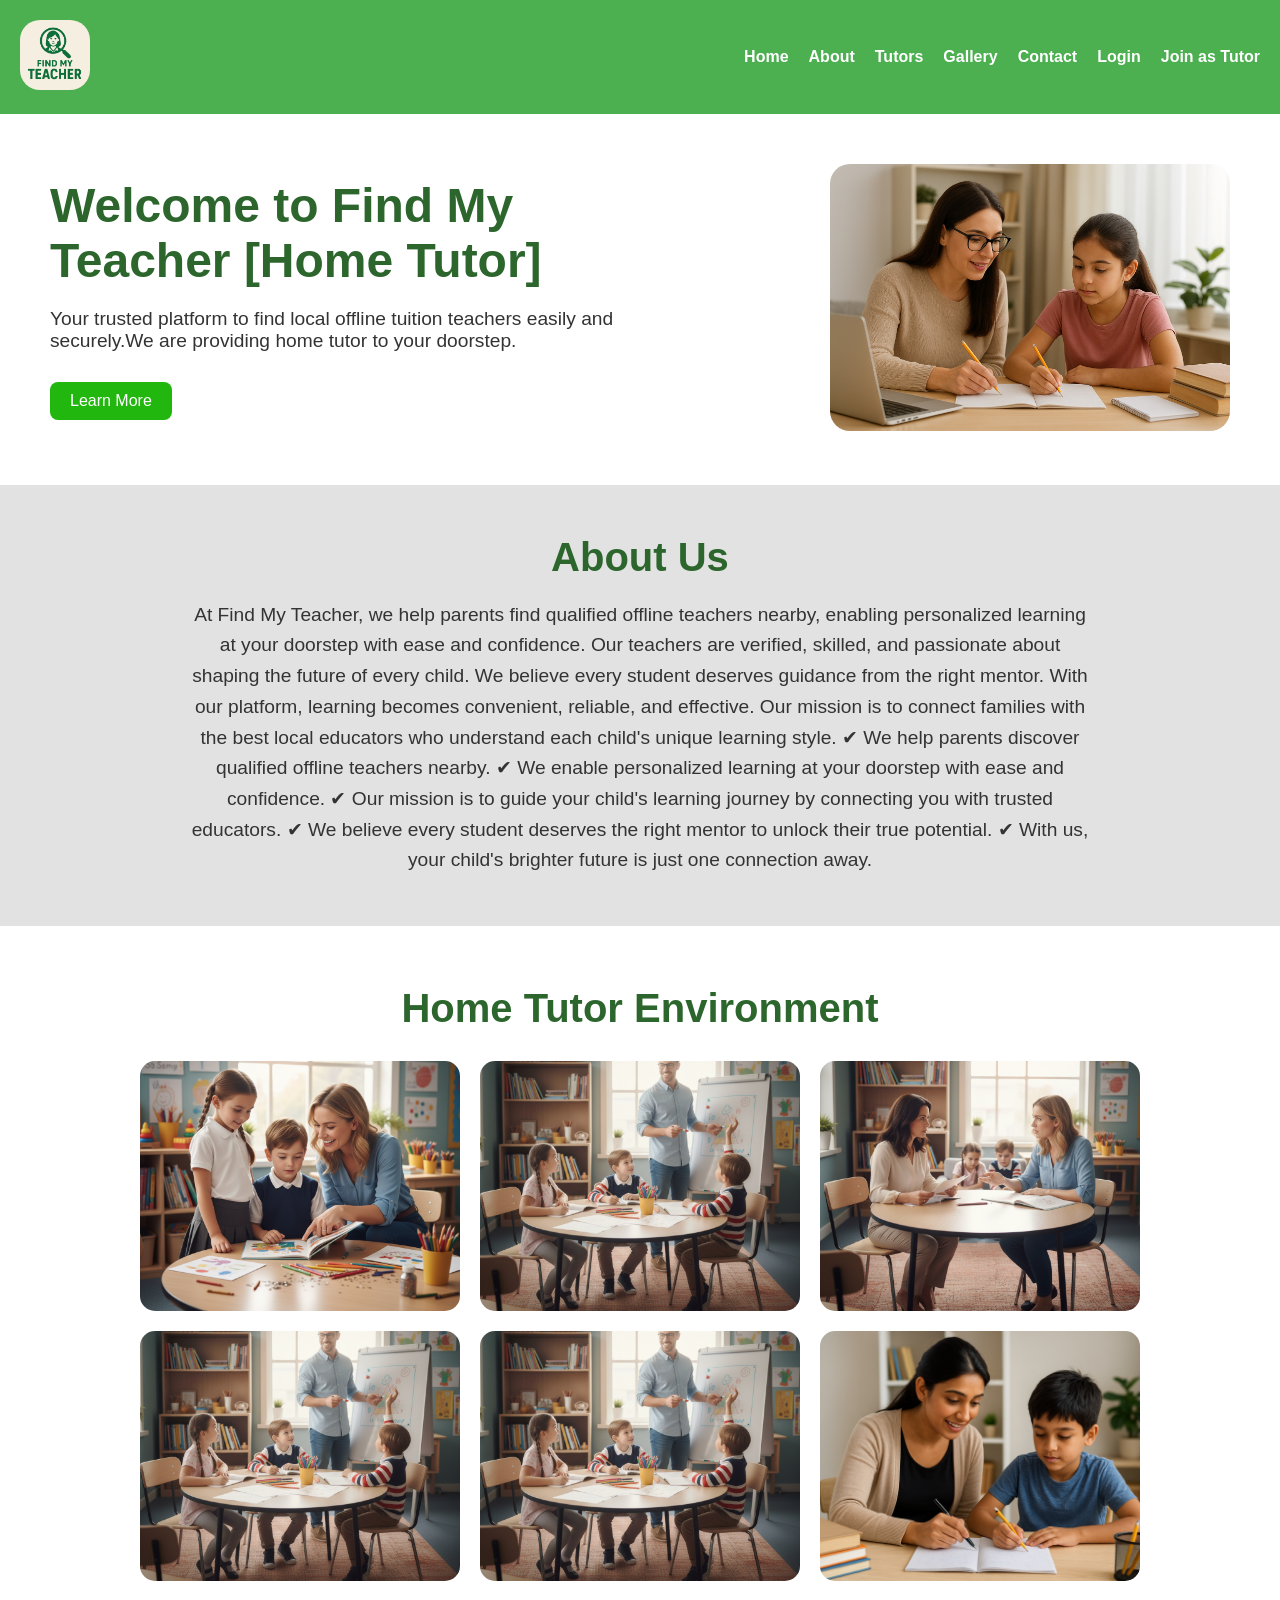
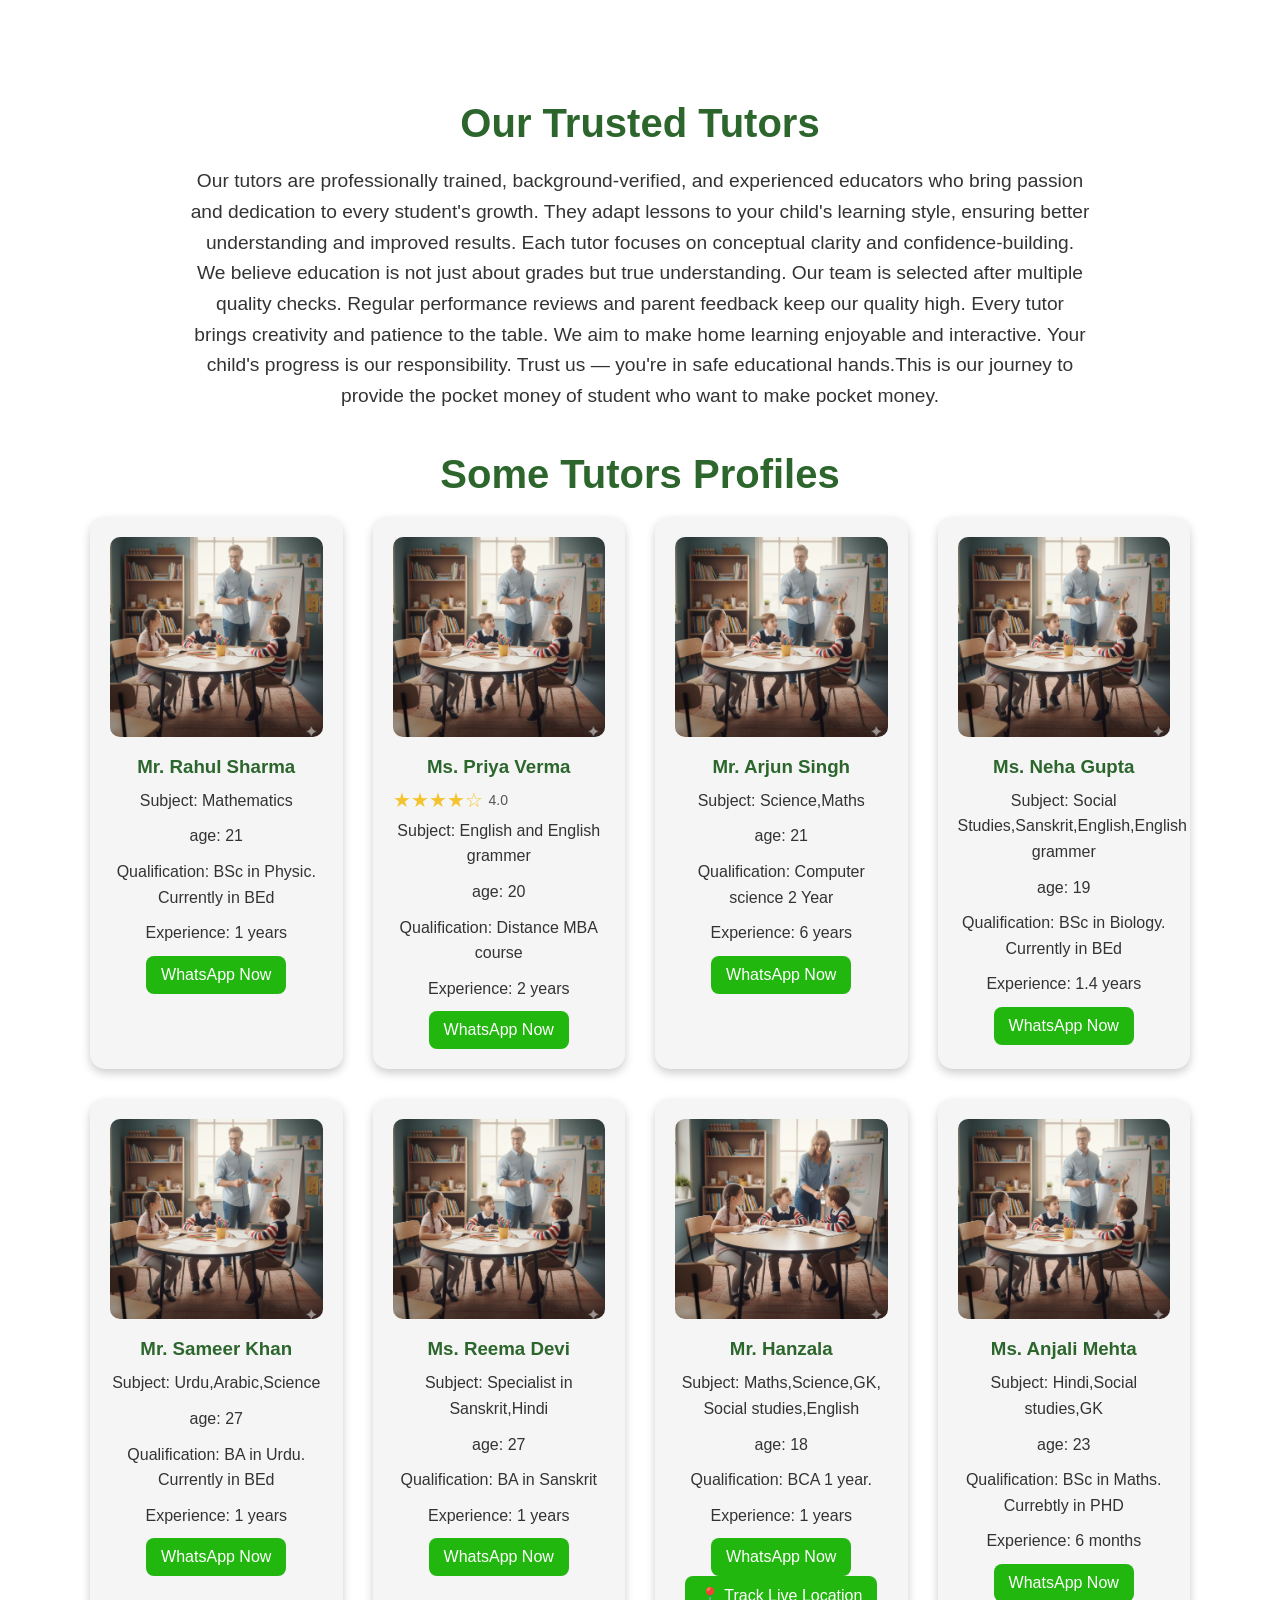
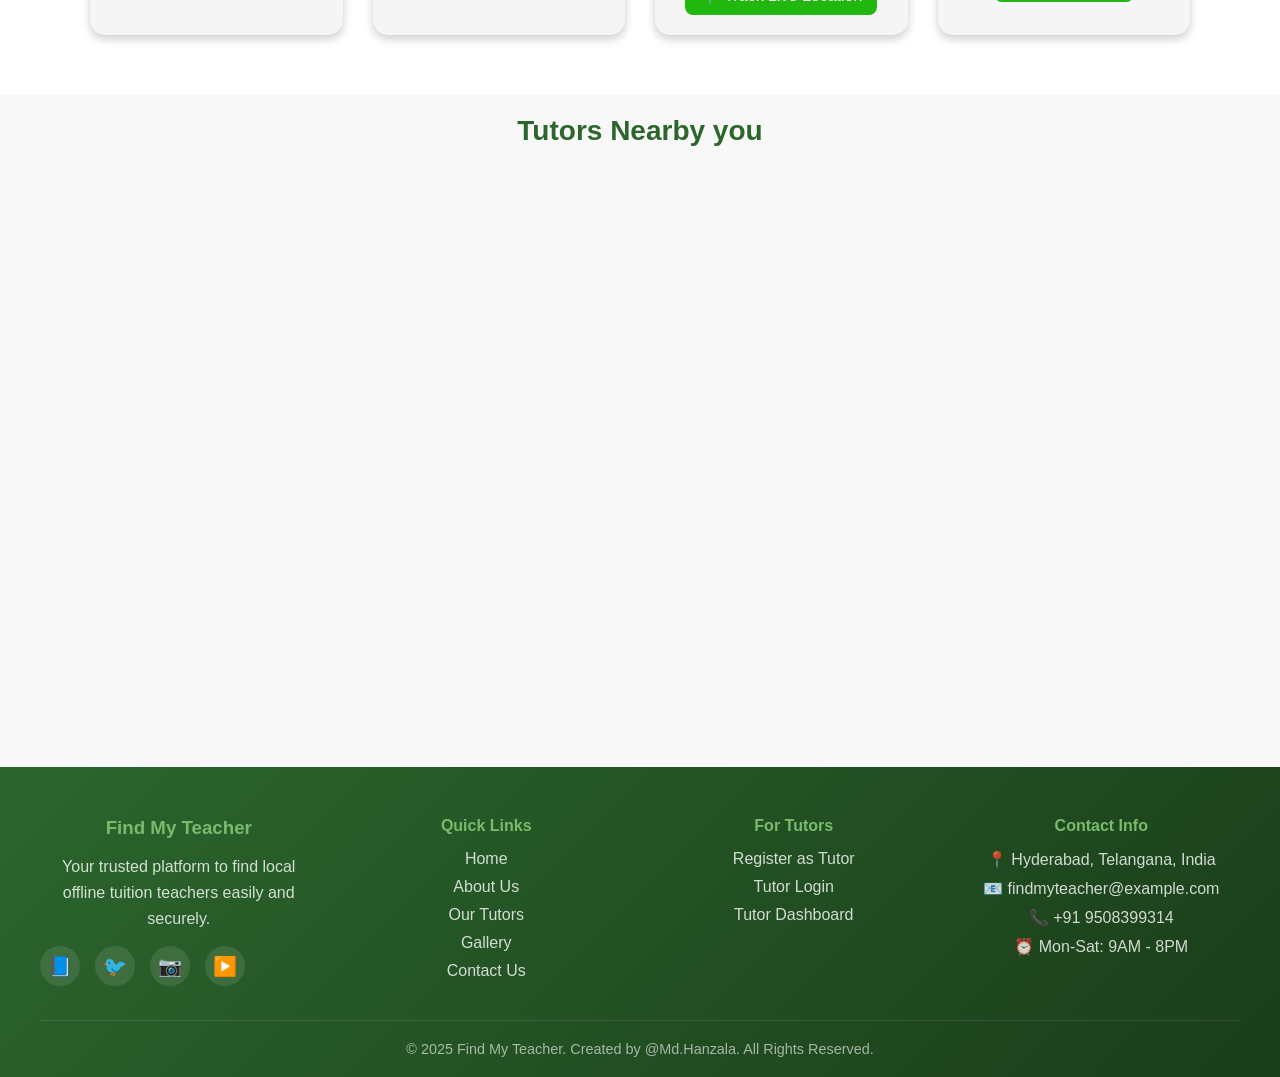
<file: index.html>
<!DOCTYPE html>
<html lang="en">

<head>
  <meta charset="UTF-8">
    <script async src="https://pagead2.googlesyndication.com/pagead/js/adsbygoogle.js?client=ca-pub-8118023699085759"
     crossorigin="anonymous"></script>
  <meta name="viewport" content="width=device-width, initial-scale=1.0">
  <title>Find my teacher.com - Find Tuition Teachers</title>
  <link rel="stylesheet" href="./css/main.css">
</head>

<body>
  <!-- Mobile Navigation Overlay -->
  <div class="nav-overlay"></div>
  
  <header>
    <div class="logo">
      <img src="/assets/36adfee3-7844-4445-ac49-ccd6752ac52a.png" alt="Find My Teacher Logo">
    </div>
    <nav>
      <ul>
        <li><a href="index.html">Home</a></li>
        <li><a href="index.html#about">About</a></li>
        <li><a href="index.html#tutors">Tutors</a></li>
        <li><a href="index.html#gallery">Gallery</a></li>
        <li><a href="contact.html">Contact</a></li>
        <li><a href="login.html">Login</a></li>
        <li><a href="register.html">Join as Tutor</a></li>
      </ul>
    </nav>
    <div class="hamburger">
      <span></span>
      <span></span>
      <span></span>
    </div>
  </header>
  <!-- Hero Section -->
  <section id="home" class="hero">
    <div class="hero-content">
      <h1>Welcome to Find My Teacher [Home Tutor]</h1>
      <p>Your trusted platform to find local offline tuition teachers easily and securely.We are providing home tutor to your doorstep.</p>
      <button onclick="scrollToSection('about')">Learn More</button>
    </div>
    <div class="hero-image">
      <img src="/assets/072368b0-d2fa-4eb4-a8e6-0aec328d022d.png" alt="Bright Future">
    </div>
  </section>

  <!-- About -->
  <section id="about" class="about">
    <h2>About Us</h2>
    <p>
      At Find My Teacher, we help parents find qualified offline teachers nearby, enabling personalized learning at your doorstep with ease and confidence.
      Our teachers are verified, skilled, and passionate about shaping the future of every child. We believe every student deserves guidance from the right mentor.
      With our platform, learning becomes convenient, reliable, and effective. Our mission is to connect families with the best local educators who understand each child's unique learning style.
    ✔ We help parents discover qualified offline teachers nearby.
✔ We enable personalized learning at your doorstep with ease and confidence.
✔ Our mission is to guide your child's learning journey by connecting you with trusted educators.
✔ We believe every student deserves the right mentor to unlock their true potential.
✔ With us, your child's brighter future is just one connection away.
    </p>
  </section>
  <!-- Gallery -->
  <section id="gallery" class="gallery">
    <h2> Home Tutor Environment</h2>
    <div class="gallery-container">
      <img src="/assets/Gemini_Generated_Image_ki0i2dki0i2dki0i.png" alt="Teacher guiding student">
      <img src="/assets//Gemini_Generated_Image_lepcvtlepcvtlepc.png" alt="Home tuition environment">
      <img src="/assets/Gemini_Generated_Image_x08p9yx08p9yx08p.png" alt="Parent and tutor discussion">
      <img src="/assets//Gemini_Generated_Image_lepcvtlepcvtlepc.png" alt="Children studying happily">
      <img src="/assets/Gemini_Generated_Image_lepcvtlepcvtlepc.png" alt="Learning with confidence">
      <img src="/assets/ChatGPT Image Oct 16, 2025, 09_20_25 PM.png" alt="teaching with confidence">
    </div>
  </section>

  <!-- Tutors Section -->
  <section id="tutors" class="tutors">
    <h2>Our Trusted Tutors</h2>
    <p>
      Our tutors are professionally trained, background-verified, and experienced educators who bring passion and dedication to every student's growth.  
      They adapt lessons to your child's learning style, ensuring better understanding and improved results.  
      Each tutor focuses on conceptual clarity and confidence-building.  
      We believe education is not just about grades but true understanding.  
      Our team is selected after multiple quality checks.  
      Regular performance reviews and parent feedback keep our quality high.  
      Every tutor brings creativity and patience to the table.  
      We aim to make home learning enjoyable and interactive.  
      Your child's progress is our responsibility.  
      Trust us — you're in safe educational hands.This is our journey to provide the pocket money of student who want to make 
      pocket money.
    </p>
    <h2>Some Tutors Profiles</h2>

    <div class="tutor-container">
      <div class="tutor-card">
        <img src="/assets/Gemini_Generated_Image_lepcvtlepcvtlepc.png" alt="Tutor 1">
        <h3>Mr. Rahul Sharma</h3>
        <p>Subject: Mathematics</p>
        <p>age: 21 </p>
         <p> Qualification: BSc in Physic. Currently in BEd</p>
        <p>Experience: 1 years</p>
        <a href="https://wa.me/919508399314?text=Hi%20Mr.%20Rahul%2C%20I%27m%20interested%20in%20Maths%20tuition.">WhatsApp Now</a>
      </div>

      <div class="tutor-card">
    <img src="/assets/Gemini_Generated_Image_lepcvtlepcvtlepc.png" alt="Tutor 2">
    <h3>Ms. Priya Verma</h3>

    <!-- ⭐ Professional Rating -->
    <div class="rating" style="display: flex; align-items: center; gap: 6px; margin: 6px 0;">
        <span style="color: #f4c430; font-size: 20px;">★★★★☆</span>
        <span style="font-size: 14px; color: #555;">4.0</span>
    </div>

    <p>Subject: English and English grammer </p>
    <p>age: 20 </p>
    <p>Qualification: Distance MBA course</p>
    <p>Experience: 2 years</p>
    <a href="https://wa.me/919508399314?text=Hi%20Ms.%20Priya%2C%20I%27m%20interested%20in%20English%20tuition.">WhatsApp Now</a>
</div>

      <div class="tutor-card">
        <img src="assets/Gemini_Generated_Image_lepcvtlepcvtlepc.png" alt="Tutor 3">
        <h3>Mr. Arjun Singh</h3>
        <p>Subject: Science,Maths</p>
        <p>age: 21 </p>
         <p> Qualification: Computer science 2 Year </p>
        <p>Experience: 6 years</p>
        <a href="https://wa.me/919508399314?text=Hi%20Mr.%20Arjun%2C%20I%27m%20interested%20in%20Science%20tuition.">WhatsApp Now</a>
      </div>

      <div class="tutor-card">
        <img src="assets/Gemini_Generated_Image_lepcvtlepcvtlepc.png" alt="Tutor 4">
        <h3>Ms. Neha Gupta</h3>
        <p>Subject: Social Studies,Sanskrit,English,English grammer</p>
    
        <p>age: 19 </p>
         <p> Qualification: BSc in Biology. Currently in BEd</p>
        <p>Experience: 1.4 years</p>
        <a href="https://wa.me/919508399314?text=Hi%20Ms.%20Neha%2C%20I%27m%20interested%20in%20Social%20Studies%20tuition.">WhatsApp Now</a>
      </div>

      <div class="tutor-card">
        <img src="assets/Gemini_Generated_Image_lepcvtlepcvtlepc.png" alt="Tutor 5">
        
        <h3>Mr. Sameer Khan</h3>
        <p>Subject: Urdu,Arabic,Science</p>
        <p>age: 27 </p>
        <p> Qualification: BA in Urdu. Currently in BEd</p>
        <p>Experience: 1 years</p>
        <a href="https://wa.me/919508399314?text=Hi%20Mr.%20Sameer%2C%20I%27m%20interested%20in%20Computer%20Science%20tuition.">WhatsApp Now</a>
      </div>

           <div class="tutor-card">
        <img src="assets/Gemini_Generated_Image_lepcvtlepcvtlepc.png" alt="Tutor 5">
        
        <h3>Ms. Reema Devi</h3>
        <p>Subject: Specialist in Sanskrit,Hindi</p>
        <p>age: 27 </p>
        <p> Qualification: BA in Sanskrit</p>
        <p>Experience: 1 years</p>
        <a href="https://wa.me/7004695830?text=Hi%20Mr.%20Sameer%2C%20I%27m%20interested%20in%20Computer%20Science%20tuition.">WhatsApp Now</a>
      </div>


           <div class="tutor-card">
        <img src="assets/Gemini_Generated_Image_3rnyf93rnyf93rny.png" alt="Tutor 5">
        
        <h3>Mr. Hanzala</h3>
        <p>Subject: Maths,Science,GK, Social studies,English</p>
        <p>age: 18 </p>
        <p> Qualification: BCA 1 year.</p>
        <p>Experience: 1 years</p>
        <a href="https://wa.me/919508399314?text=Hi%20Mr.%20Sameer%2C%20I%27m%20interested%20in%20Computer%20Science%20tuition.">WhatsApp Now</a>
        <a href="https://wa.me/919508399314?text=Hi%20Sir%2C%20please%20share%20your%20live%20location" target="_blank">
📍 Track Live Location
</a>
      </div>

      <div class="tutor-card">
        <img src="assets/Gemini_Generated_Image_lepcvtlepcvtlepc.png"Tutor 6">
        <h3>Ms. Anjali Mehta</h3>
        <p>Subject: Hindi,Social studies,GK</p>
        <p>age: 23 </p>
         <p> Qualification: BSc in Maths. Currebtly in PHD</p>
        <p>Experience: 6 months</p>
        <a href="https://wa.me/919508399314?text=Hi%20Ms.%20Anjali%2C%20I%27m%20interested%20in%20Hindi%20tuition.">WhatsApp Now</a>
      </div>
    </div>
  </section>


<html lang="en">
<head>
    <meta charset="UTF-8">
    <meta name="viewport" content="width=device-width, initial-scale=1.0">
    <title>Find my teacher - Tutors near you</title>

    <style>
        body {
            background-color: #f8f8f8f2; /* Green background */
            margin: 0;
            padding: 0;
            font-family: Arial, sans-serif;
        }

        .main-heading {
            text-align: center;
            color: #2c662d;     /* Dark green text */
            font-size: 28px;
            font-weight: bold;
            margin-top: 20px;
            margin-bottom: 20px;
        }

        .map-container {
            display: flex;
            justify-content: center;  /* Center map horizontally */
            align-items: center;
            width: 100%;
        }
    </style>
</head>

<body>

    <h1 class="main-heading">Tutors Nearby you</h1>

    <div class="map-container">
        <iframe src="https://www.google.com/maps/embed?pb=!1m18!1m12!1m3!1d724.4934944735827!2d78.40787544243771!3d17.405089580258597!2m3!1f0!2f0!3f0!3m2!1i1024!2i768!4f13.1!3m3!1m2!1s0x3bcb97006a11693f%3A0x5b95a2c72ce25107!2sKausar%20Manzil!5e0!3m2!1sen!2sin!4v1763733679319!5m2!1sen!2sin"
        width="800" height="600" style="border:0;" allowfullscreen="" loading="lazy"
        referrerpolicy="no-referrer-when-downgrade"></iframe>
    </div>

</body>
</html>
  <!-- Footer -->
  <footer class="site-footer">
    <div class="footer-container">
      <div class="footer-section">
        <h3>Find My Teacher</h3>
        <p>Your trusted platform to find local offline tuition teachers easily and securely.</p>
        <div class="social-links">
          <a href="#" title="Facebook">📘</a>
          <a href="#" title="Twitter">🐦</a>
          <a href="#" title="Instagram">📷</a>
          <a href="#" title="YouTube">▶️</a>
        </div>
      </div>
      <div class="footer-section">
        <h4>Quick Links</h4>
        <ul>
          <li><a href="index.html">Home</a></li>
          <li><a href="index.html#about">About Us</a></li>
          <li><a href="index.html#tutors">Our Tutors</a></li>
          <li><a href="index.html#gallery">Gallery</a></li>
          <li><a href="contact.html">Contact Us</a></li>
        </ul>
      </div>
      <div class="footer-section">
        <h4>For Tutors</h4>
        <ul>
          <li><a href="register.html">Register as Tutor</a></li>
          <li><a href="login.html">Tutor Login</a></li>
          <li><a href="dashboard.html">Tutor Dashboard</a></li>
        </ul>
      </div>
      <div class="footer-section">
        <h4>Contact Info</h4>
        <ul>
          <li>📍 Hyderabad, Telangana, India</li>
          <li>📧 findmyteacher@example.com</li>
          <li>📞 +91 9508399314</li>
          <li>⏰ Mon-Sat: 9AM - 8PM</li>
        </ul>
      </div>
    </div>
    <div class="footer-bottom">
      <p>&copy; 2025 Find My Teacher. Created by @Md.Hanzala. All Rights Reserved.</p>
    </div>
  </footer>

  <script>
    // Mobile Navigation Toggle
    const hamburger = document.querySelector('.hamburger');
    const nav = document.querySelector('nav');
    const navOverlay = document.querySelector('.nav-overlay');
    const navLinks = document.querySelectorAll('nav ul li a');

    function toggleMobileNav() {
      hamburger.classList.toggle('active');
      nav.classList.toggle('active');
      navOverlay.classList.toggle('active');
      document.body.style.overflow = nav.classList.contains('active') ? 'hidden' : '';
    }

    function closeMobileNav() {
      hamburger.classList.remove('active');
      nav.classList.remove('active');
      navOverlay.classList.remove('active');
      document.body.style.overflow = '';
    }

    hamburger.addEventListener('click', toggleMobileNav);
    navOverlay.addEventListener('click', closeMobileNav);

    // Close mobile nav when clicking on a link
    navLinks.forEach(link => {
      link.addEventListener('click', closeMobileNav);
    });

    // Close mobile nav on window resize (when switching to desktop)
    window.addEventListener('resize', () => {
      if (window.innerWidth > 768) {
        closeMobileNav();
      }
    });

    // Smooth Scroll
    function scrollToSection(sectionId) {
      const section = document.getElementById(sectionId);
      if (section) {
        closeMobileNav();
        window.scrollTo({
          top: section.offsetTop,
          behavior: 'smooth'
        });
      }
    }

    // Contact Form
    document.getElementById('contact-form')?.addEventListener('submit', function (event) {
      event.preventDefault();
      alert('Thank you for contacting us! Our team will reply soon. Have a great day!');
      this.reset();
    });
  </script>
</body>

</html>
</file>
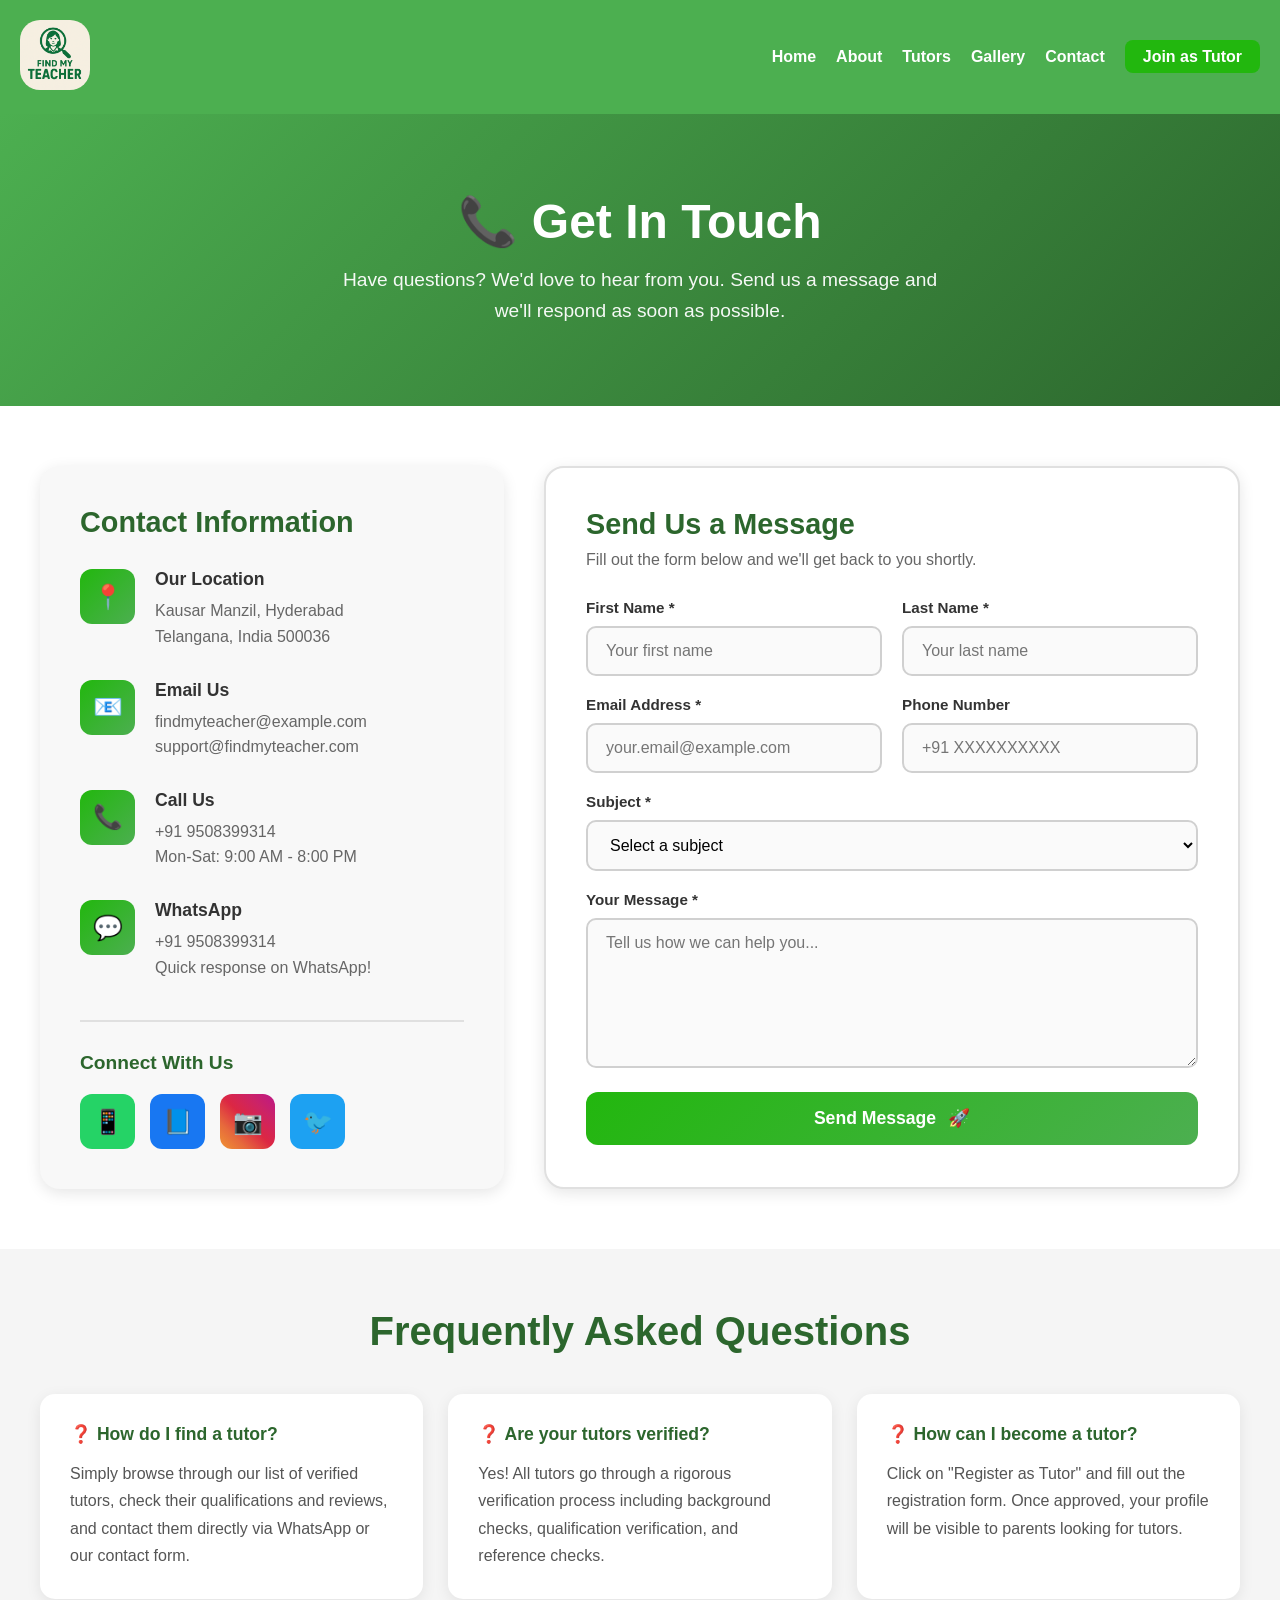
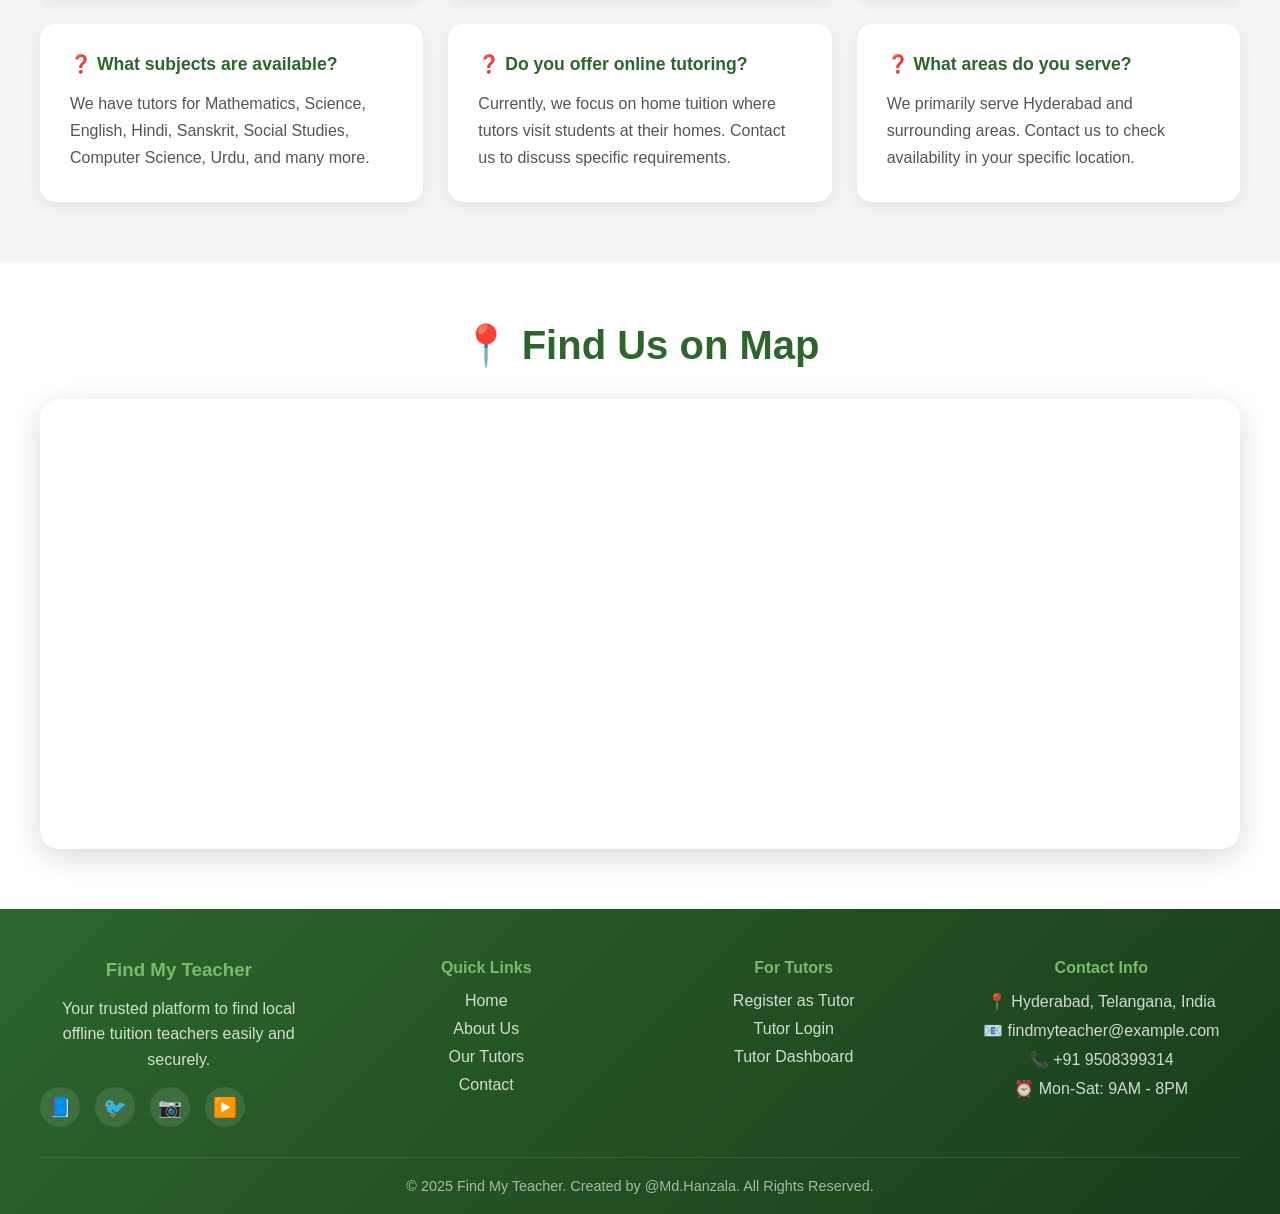
<file: contact.html>
<!DOCTYPE html>
<html lang="en">

<head>
  <meta charset="UTF-8">
  <meta name="viewport" content="width=device-width, initial-scale=1.0">
  <title>Contact Us - Find My Teacher</title>
  <link rel="stylesheet" href="./css/main.css">
  <link rel="stylesheet" href="./css/contact.css">
</head>

<body>
  <!-- Mobile Navigation Overlay -->
  <div class="nav-overlay"></div>

  <!-- Header -->
  <header>
    <div class="logo">
      <img src="./assets/36adfee3-7844-4445-ac49-ccd6752ac52a.png" alt="Find My Teacher Logo">
    </div>
    <nav>
      <ul>
        <li><a href="index.html">Home</a></li>
        <li><a href="index.html#about">About</a></li>
        <li><a href="index.html#tutors">Tutors</a></li>
        <li><a href="index.html#gallery">Gallery</a></li>
        <li><a href="contact.html">Contact</a></li>
        <li><a href="register.html" class="btn-nav">Join as Tutor</a></li>
      </ul>
    </nav>
    <div class="hamburger">
      <span></span>
      <span></span>
      <span></span>
    </div>
  </header>

  <!-- Hero Section -->
  <section class="contact-hero">
    <div class="hero-content">
      <h1>📞 Get In Touch</h1>
      <p>Have questions? We'd love to hear from you. Send us a message and we'll respond as soon as possible.</p>
    </div>
  </section>

  <!-- Contact Content -->
  <section class="contact-section">
    <div class="contact-container">
      <div class="contact-grid">
        <!-- Contact Info -->
        <div class="contact-info-card">
          <h2>Contact Information</h2>

          <div class="info-item">
            <div class="icon">📍</div>
            <div>
              <h3>Our Location</h3>
              <p>Kausar Manzil, Hyderabad<br>Telangana, India 500036</p>
            </div>
          </div>

          <div class="info-item">
            <div class="icon">📧</div>
            <div>
              <h3>Email Us</h3>
              <p>findmyteacher@example.com<br>support@findmyteacher.com</p>
            </div>
          </div>

          <div class="info-item">
            <div class="icon">📞</div>
            <div>
              <h3>Call Us</h3>
              <p>+91 9508399314<br>Mon-Sat: 9:00 AM - 8:00 PM</p>
            </div>
          </div>

          <div class="info-item">
            <div class="icon">💬</div>
            <div>
              <h3>WhatsApp</h3>
              <p>+91 9508399314<br>Quick response on WhatsApp!</p>
            </div>
          </div>

          <div class="social-connect">
            <h3>Connect With Us</h3>
            <div class="social-buttons">
              <button class="social-btn whatsapp" title="WhatsApp">📱</button>
              <button class="social-btn facebook" title="Facebook">📘</button>
              <button class="social-btn instagram" title="Instagram">📷</button>
              <button class="social-btn twitter" title="Twitter">🐦</button>
            </div>
          </div>
        </div>

        <!-- Contact Form -->
        <div class="contact-form-card">
          <h2>Send Us a Message</h2>
          <p>Fill out the form below and we'll get back to you shortly.</p>

          <form id="contact-form">
            <div class="form-row">
              <div class="form-group">
                <label for="firstName">First Name *</label>
                <input type="text" id="firstName" name="firstName" required placeholder="Your first name">
              </div>
              <div class="form-group">
                <label for="lastName">Last Name *</label>
                <input type="text" id="lastName" name="lastName" required placeholder="Your last name">
              </div>
            </div>

            <div class="form-row">
              <div class="form-group">
                <label for="email">Email Address *</label>
                <input type="email" id="email" name="email" required placeholder="your.email@example.com">
              </div>
              <div class="form-group">
                <label for="phone">Phone Number</label>
                <input type="tel" id="phone" name="phone" placeholder="+91 XXXXXXXXXX">
              </div>
            </div>

            <div class="form-group">
              <label for="subject">Subject *</label>
              <select id="subject" name="subject" required>
                <option value="">Select a subject</option>
                <option value="general">General Inquiry</option>
                <option value="tutor">Become a Tutor</option>
                <option value="student">Find a Tutor</option>
                <option value="support">Technical Support</option>
                <option value="feedback">Feedback</option>
                <option value="partnership">Partnership</option>
                <option value="other">Other</option>
              </select>
            </div>

            <div class="form-group">
              <label for="message">Your Message *</label>
              <textarea id="message" name="message" required placeholder="Tell us how we can help you..."></textarea>
            </div>

            <button type="submit" class="btn-submit">
              <span>Send Message</span>
              <span>🚀</span>
            </button>
          </form>
        </div>
      </div>
    </div>
  </section>

  <!-- FAQ Section -->
  <section class="faq-section">
    <h2>Frequently Asked Questions</h2>
    <div class="faq-grid">
      <div class="faq-item">
        <h3>❓ How do I find a tutor?</h3>
        <p>Simply browse through our list of verified tutors, check their qualifications and reviews, and contact them directly via WhatsApp or our contact form.</p>
      </div>
      <div class="faq-item">
        <h3>❓ Are your tutors verified?</h3>
        <p>Yes! All tutors go through a rigorous verification process including background checks, qualification verification, and reference checks.</p>
      </div>
      <div class="faq-item">
        <h3>❓ How can I become a tutor?</h3>
        <p>Click on "Register as Tutor" and fill out the registration form. Once approved, your profile will be visible to parents looking for tutors.</p>
      </div>
      <div class="faq-item">
        <h3>❓ What subjects are available?</h3>
        <p>We have tutors for Mathematics, Science, English, Hindi, Sanskrit, Social Studies, Computer Science, Urdu, and many more.</p>
      </div>
      <div class="faq-item">
        <h3>❓ Do you offer online tutoring?</h3>
        <p>Currently, we focus on home tuition where tutors visit students at their homes. Contact us to discuss specific requirements.</p>
      </div>
      <div class="faq-item">
        <h3>❓ What areas do you serve?</h3>
        <p>We primarily serve Hyderabad and surrounding areas. Contact us to check availability in your specific location.</p>
      </div>
    </div>
  </section>

  <!-- Map Section -->
  <section class="map-section">
    <h2>📍 Find Us on Map</h2>
    <div class="map-container">
      <iframe src="https://www.google.com/maps/embed?pb=!1m18!1m12!1m3!1d724.4934944735827!2d78.40787544243771!3d17.405089580258597!2m3!1f0!2f0!3f0!3m2!1i1024!2i768!4f13.1!3m3!1m2!1s0x3bcb97006a11693f%3A0x5b95a2c72ce25107!2sKausar%20Manzil!5e0!3m2!1sen!2sin!4v1763733679319!5m2!1sen!2sin" allowfullscreen="" loading="lazy" referrerpolicy="no-referrer-when-downgrade"></iframe>
    </div>
  </section>

  <!-- Footer -->
  <footer class="site-footer">
    <div class="footer-container">
      <div class="footer-section">
        <h3>Find My Teacher</h3>
        <p>Your trusted platform to find local offline tuition teachers easily and securely.</p>
        <div class="social-links">
          <a href="#" title="Facebook">📘</a>
          <a href="#" title="Twitter">🐦</a>
          <a href="#" title="Instagram">📷</a>
          <a href="#" title="YouTube">▶️</a>
        </div>
      </div>
      <div class="footer-section">
        <h4>Quick Links</h4>
        <ul>
          <li><a href="index.html">Home</a></li>
          <li><a href="index.html#about">About Us</a></li>
          <li><a href="index.html#tutors">Our Tutors</a></li>
          <li><a href="contact.html">Contact</a></li>
        </ul>
      </div>
      <div class="footer-section">
        <h4>For Tutors</h4>
        <ul>
          <li><a href="register.html">Register as Tutor</a></li>
          <li><a href="login.html">Tutor Login</a></li>
          <li><a href="dashboard.html">Tutor Dashboard</a></li>
        </ul>
      </div>
      <div class="footer-section">
        <h4>Contact Info</h4>
        <ul>
          <li>📍 Hyderabad, Telangana, India</li>
          <li>📧 findmyteacher@example.com</li>
          <li>📞 +91 9508399314</li>
          <li>⏰ Mon-Sat: 9AM - 8PM</li>
        </ul>
      </div>
    </div>
    <div class="footer-bottom">
      <p>&copy; 2025 Find My Teacher. Created by @Md.Hanzala. All Rights Reserved.</p>
    </div>
  </footer>

  <script>
    // Mobile Navigation Toggle
    const hamburger = document.querySelector('.hamburger');
    const nav = document.querySelector('nav');
    const navOverlay = document.querySelector('.nav-overlay');
    const navLinks = document.querySelectorAll('nav ul li a');

    function toggleMobileNav() {
      hamburger.classList.toggle('active');
      nav.classList.toggle('active');
      navOverlay.classList.toggle('active');
      document.body.style.overflow = nav.classList.contains('active') ? 'hidden' : '';
    }

    function closeMobileNav() {
      hamburger.classList.remove('active');
      nav.classList.remove('active');
      navOverlay.classList.remove('active');
      document.body.style.overflow = '';
    }

    hamburger?.addEventListener('click', toggleMobileNav);
    navOverlay?.addEventListener('click', closeMobileNav);

    navLinks.forEach(link => {
      link.addEventListener('click', closeMobileNav);
    });

    window.addEventListener('resize', () => {
      if (window.innerWidth > 768) {
        closeMobileNav();
      }
    });

    // Contact Form
    document.getElementById('contact-form').addEventListener('submit', function(event) {
      event.preventDefault();
      
      const firstName = document.getElementById('firstName').value;
      const email = document.getElementById('email').value;
      const subject = document.getElementById('subject').value;
      const message = document.getElementById('message').value;
      
      if (!firstName || !email || !subject || !message) {
        alert('Please fill in all required fields.');
        return;
      }
      
      alert('Thank you for contacting us, ' + firstName + '! We have received your message and will get back to you within 24 hours. Have a great day! 🎉');
      this.reset();
    });

    document.querySelectorAll('.social-btn').forEach(btn => {
      btn.addEventListener('click', function() {
        const title = this.title;
        if (title === 'WhatsApp') {
          window.open('https://wa.me/919508399314', '_blank');
        } else if (title === 'Facebook') {
          alert('Facebook page coming soon!');
        } else if (title === 'Instagram') {
          alert('Instagram page coming soon!');
        } else if (title === 'Twitter') {
          alert('Twitter page coming soon!');
        }
      });
    });
  </script>
</body>

</html>
</file>
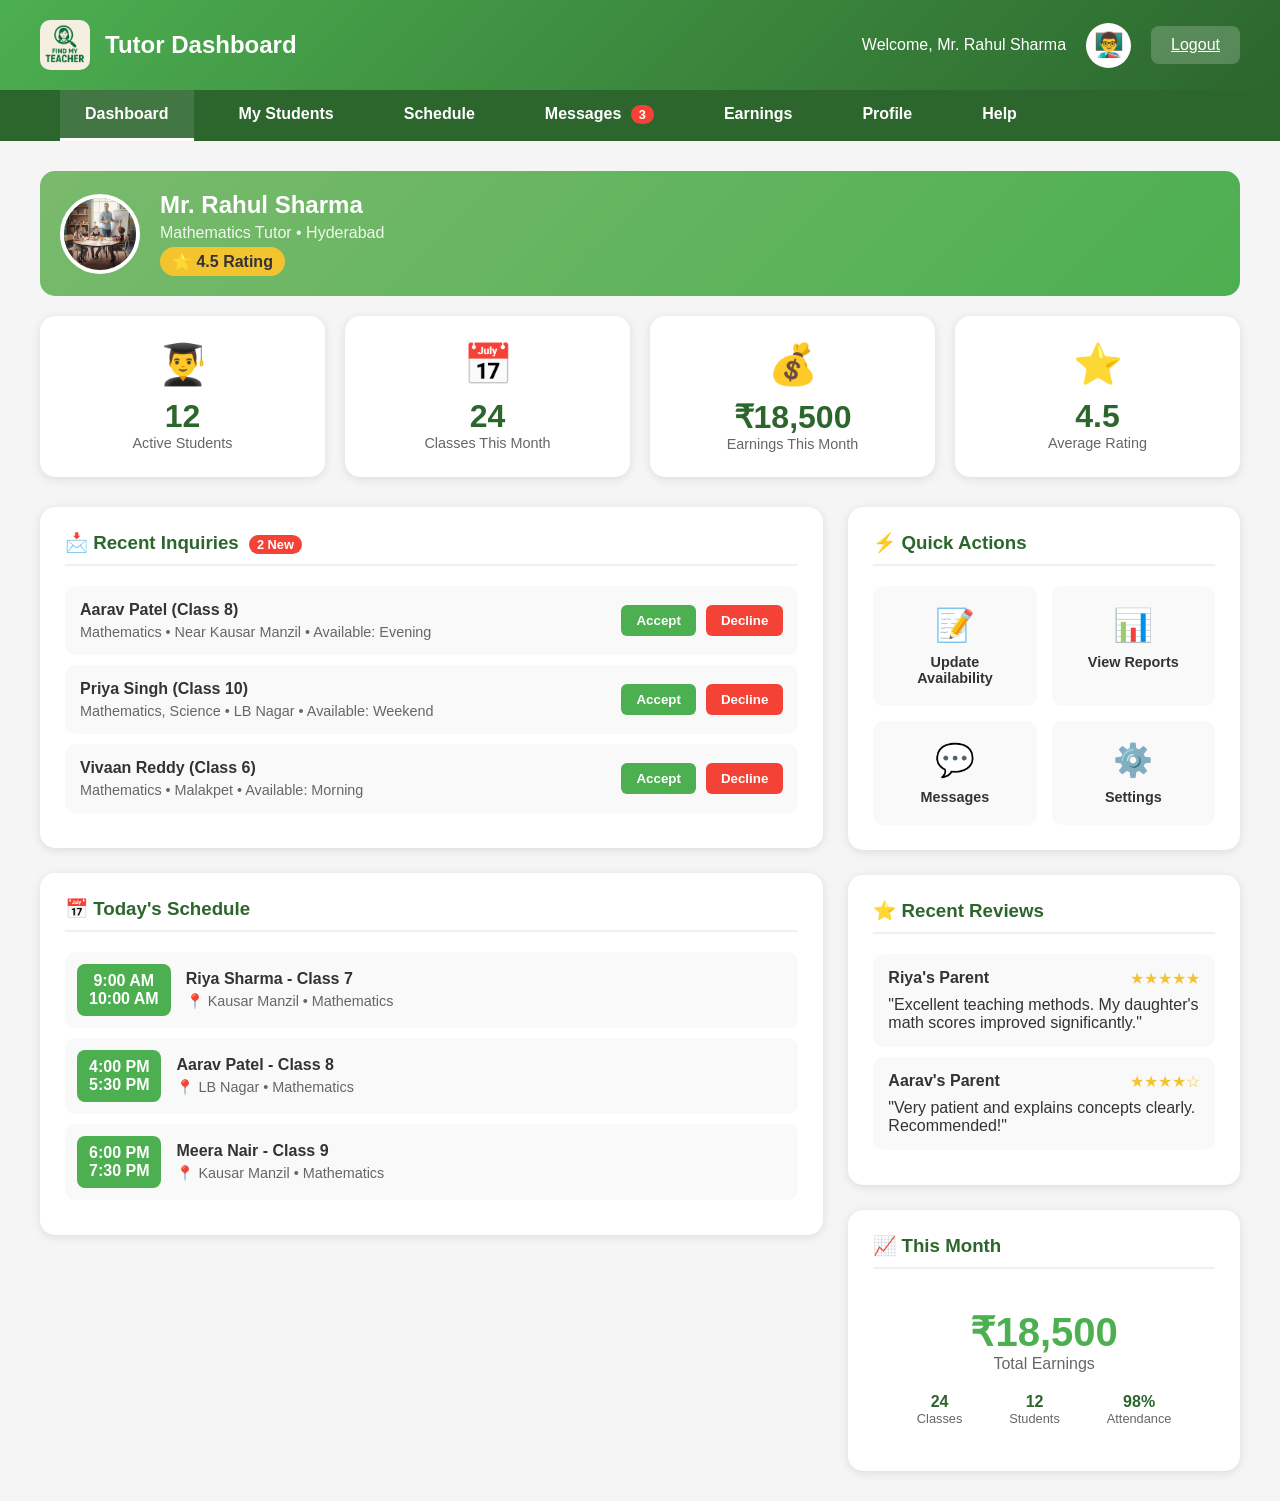
<file: dashboard.html>
<!DOCTYPE html>
<html lang="en">

<head>
  <meta charset="UTF-8">
  <meta name="viewport" content="width=device-width, initial-scale=1.0">
  <title>Dashboard - Find My Teacher</title>
  <link rel="stylesheet" href="./css/main.css">
  <style>
    body {
      background: #f5f5f5;
    }

    .dashboard-header {
      background: linear-gradient(135deg, #4CAF50 0%, #2c662d 100%);
      color: white;
      padding: 20px 40px;
      display: flex;
      justify-content: space-between;
      align-items: center;
    }

    .dashboard-header .logo-area {
      display: flex;
      align-items: center;
      gap: 15px;
    }

    .dashboard-header .logo-area img {
      width: 50px;
      border-radius: 10px;
    }

    .dashboard-header h1 {
      font-size: 1.5rem;
      margin: 0;
    }

    .dashboard-header .user-info {
      display: flex;
      align-items: center;
      gap: 20px;
    }

    .dashboard-header .user-avatar {
      width: 45px;
      height: 45px;
      background: white;
      border-radius: 50%;
      display: flex;
      align-items: center;
      justify-content: center;
      font-size: 1.5rem;
    }

    .dashboard-header .btn-logout {
      background: rgba(255, 255, 255, 0.2);
      color: white;
      border: none;
      padding: 10px 20px;
      border-radius: 8px;
      cursor: pointer;
      transition: background 0.3s;
    }

    .dashboard-header .btn-logout:hover {
      background: rgba(255, 255, 255, 0.3);
    }

    .dashboard-nav {
      background: #2c662d;
      padding: 0 40px;
    }

    .dashboard-nav ul {
      list-style: none;
      display: flex;
      margin: 0;
      padding: 0;
    }

    .dashboard-nav ul li {
      padding: 15px 25px;
      cursor: pointer;
      transition: background 0.3s;
      border-bottom: 3px solid transparent;
    }

    .dashboard-nav ul li:hover,
    .dashboard-nav ul li.active {
      background: rgba(255, 255, 255, 0.1);
      border-bottom-color: white;
    }

    .dashboard-nav ul li a {
      color: white;
      text-decoration: none;
      font-weight: 600;
    }

    .dashboard-content {
      padding: 30px 40px;
      max-width: 1400px;
      margin: 0 auto;
    }

    .stats-grid {
      display: grid;
      grid-template-columns: repeat(auto-fit, minmax(200px, 1fr));
      gap: 20px;
      margin-bottom: 30px;
    }

    .stat-card {
      background: white;
      padding: 25px;
      border-radius: 15px;
      box-shadow: 0 2px 10px rgba(0, 0, 0, 0.1);
      text-align: center;
    }

    .stat-card .icon {
      font-size: 2.5rem;
      margin-bottom: 10px;
    }

    .stat-card .number {
      font-size: 2rem;
      font-weight: bold;
      color: #2c662d;
    }

    .stat-card .label {
      color: #666;
      font-size: 0.9rem;
    }

    .dashboard-grid {
      display: grid;
      grid-template-columns: 2fr 1fr;
      gap: 25px;
    }

    .card {
      background: white;
      border-radius: 15px;
      padding: 25px;
      box-shadow: 0 2px 10px rgba(0, 0, 0, 0.1);
    }

    .card h3 {
      color: #2c662d;
      margin-bottom: 20px;
      padding-bottom: 10px;
      border-bottom: 2px solid #f0f0f0;
    }

    .inquiry-item {
      display: flex;
      justify-content: space-between;
      align-items: center;
      padding: 15px;
      background: #f9f9f9;
      border-radius: 10px;
      margin-bottom: 10px;
    }

    .inquiry-item .student-info h4 {
      margin: 0 0 5px 0;
      color: #333;
    }

    .inquiry-item .student-info p {
      margin: 0;
      color: #666;
      font-size: 0.9rem;
    }

    .inquiry-item .actions {
      display: flex;
      gap: 10px;
    }

    .btn {
      padding: 8px 15px;
      border: none;
      border-radius: 6px;
      cursor: pointer;
      font-weight: 600;
      transition: all 0.3s;
    }

    .btn-accept {
      background: #4CAF50;
      color: white;
    }

    .btn-accept:hover {
      background: #45a049;
    }

    .btn-decline {
      background: #f44336;
      color: white;
    }

    .btn-decline:hover {
      background: #d32f2f;
    }

    .schedule-item {
      display: flex;
      align-items: center;
      gap: 15px;
      padding: 12px;
      background: #f9f9f9;
      border-radius: 10px;
      margin-bottom: 10px;
    }

    .schedule-item .time {
      background: #4CAF50;
      color: white;
      padding: 8px 12px;
      border-radius: 8px;
      font-weight: bold;
      text-align: center;
      min-width: 80px;
    }

    .schedule-item .details h4 {
      margin: 0 0 5px 0;
    }

    .schedule-item .details p {
      margin: 0;
      color: #666;
      font-size: 0.9rem;
    }

    .profile-section {
      display: flex;
      align-items: center;
      gap: 20px;
      padding: 20px;
      background: linear-gradient(135deg, #7aba6d 0%, #4CAF50 100%);
      border-radius: 15px;
      color: white;
      margin-bottom: 20px;
    }

    .profile-section img {
      width: 80px;
      height: 80px;
      border-radius: 50%;
      border: 4px solid white;
    }

    .profile-section h2 {
      margin: 0 0 5px 0;
    }

    .profile-section p {
      margin: 0;
      opacity: 0.9;
    }

    .rating-badge {
      display: inline-block;
      background: #f4c430;
      color: #333;
      padding: 5px 12px;
      border-radius: 20px;
      font-weight: bold;
      margin-top: 5px;
    }

    .quick-actions {
      display: grid;
      grid-template-columns: repeat(2, 1fr);
      gap: 15px;
    }

    .quick-action-btn {
      display: flex;
      flex-direction: column;
      align-items: center;
      padding: 20px;
      background: #f9f9f9;
      border-radius: 10px;
      cursor: pointer;
      transition: all 0.3s;
      border: none;
      text-decoration: none;
      color: #333;
    }

    .quick-action-btn:hover {
      background: #e0e0e0;
      transform: translateY(-2px);
    }

    .quick-action-btn .icon {
      font-size: 2rem;
      margin-bottom: 10px;
    }

    .quick-action-btn span {
      font-weight: 600;
      font-size: 0.9rem;
    }

    .notification-badge {
      background: #f44336;
      color: white;
      padding: 2px 8px;
      border-radius: 10px;
      font-size: 0.8rem;
      margin-left: 5px;
    }

    @media (max-width: 900px) {
      .dashboard-grid {
        grid-template-columns: 1fr;
      }

      .dashboard-header {
        flex-direction: column;
        gap: 15px;
        text-align: center;
        padding: 15px 20px;
      }

      .dashboard-nav {
        overflow-x: auto;
        padding: 0 20px;
      }

      .dashboard-nav ul li {
        padding: 12px 15px;
        white-space: nowrap;
      }

      .stat-card {
        padding: 20px;
      }

      .stat-card h3 {
        font-size: 1rem;
      }

      .stat-card .stat-value {
        font-size: 1.8rem;
      }
    }

    @media (max-width: 768px) {
      .dashboard-header {
        padding: 12px 15px;
      }

      .dashboard-header .logo-area {
        gap: 10px;
      }

      .dashboard-header .logo-area img {
        width: 40px;
      }

      .dashboard-header h1 {
        font-size: 1.2rem;
      }

      .dashboard-header .user-info {
        gap: 10px;
      }

      .dashboard-header .user-avatar {
        width: 40px;
        height: 40px;
        font-size: 1.2rem;
      }

      .dashboard-header .btn-logout {
        padding: 8px 15px;
        font-size: 0.9rem;
      }

      .dashboard-nav {
        padding: 0 15px;
      }

      .dashboard-nav ul li {
        padding: 10px 12px;
        font-size: 0.9rem;
      }

      .dashboard-nav ul li a {
        font-size: 0.9rem;
      }

      .stat-card {
        padding: 15px;
      }

      .stat-card h3 {
        font-size: 0.9rem;
      }

      .stat-card .stat-value {
        font-size: 1.5rem;
      }

      .dashboard-grid {
        padding: 15px;
        gap: 15px;
      }

      .dashboard-content {
        padding: 15px;
      }

      .dashboard-content h2 {
        font-size: 1.3rem;
      }

      .notification-item {
        padding: 15px;
      }

      .notification-item .notification-content h4 {
        font-size: 0.95rem;
      }

      .notification-item .notification-content p {
        font-size: 0.85rem;
      }

      .quick-actions {
        grid-template-columns: 1fr;
        gap: 10px;
      }

      .quick-actions .action-btn {
        padding: 12px;
        font-size: 0.9rem;
      }

      .table-container {
        overflow-x: auto;
      }

      .enquiries-table {
        min-width: 600px;
        font-size: 0.85rem;
      }

      .enquiries-table th,
      .enquiries-table td {
        padding: 10px 8px;
      }

      .action-btn {
        padding: 6px 10px;
        font-size: 0.8rem;
      }

      .profile-section {
        padding: 20px 15px;
      }

      .profile-section h2 {
        font-size: 1.3rem;
      }

      .profile-card {
        padding: 20px;
      }

      .profile-card .profile-avatar {
        width: 80px;
        height: 80px;
        font-size: 2rem;
      }

      .profile-card h3 {
        font-size: 1.2rem;
      }

      .profile-form .form-row {
        grid-template-columns: 1fr;
        gap: 0;
      }

      .profile-form .form-group {
        margin-bottom: 12px;
      }

      .profile-form input,
      .profile-form select,
      .profile-form textarea {
        padding: 10px;
        font-size: 0.9rem;
      }

      .btn-primary,
      .btn-secondary {
        padding: 12px 20px;
        font-size: 0.95rem;
        width: 100%;
      }
    }

    @media (max-width: 375px) {
      .dashboard-header h1 {
        font-size: 1rem;
      }

      .dashboard-nav ul li {
        padding: 8px 10px;
        font-size: 0.85rem;
      }

      .stat-card {
        padding: 12px;
      }

      .stat-card h3 {
        font-size: 0.85rem;
      }

      .stat-card .stat-value {
        font-size: 1.3rem;
      }

      .dashboard-content h2 {
        font-size: 1.2rem;
      }

      .notification-item {
        padding: 12px;
      }

      .profile-card {
        padding: 15px;
      }

      .profile-card .profile-avatar {
        width: 70px;
        height: 70px;
        font-size: 1.8rem;
      }

      .profile-card h3 {
        font-size: 1.1rem;
      }
    }
  </style>
</head>

<body>
    <!-- Dashboard Header -->
  <header class="dashboard-header">
    <div class="logo-area">
      <img src="./assets/36adfee3-7844-4445-ac49-ccd6752ac52a.png" alt="Logo">
      <h1>Tutor Dashboard</h1>
    </div>
    <div class="user-info">
      <span>Welcome, Mr. Rahul Sharma</span>
      <div class="user-avatar">👨‍🏫</div>
      <a href="index.html" class="btn-logout">Logout</a>
    </div>
  </header>

  <!-- Dashboard Navigation -->
  <nav class="dashboard-nav">
    <ul>
      <li class="active"><a href="dashboard.html">Dashboard</a></li>
      <li><a href="#">My Students</a></li>
      <li><a href="#">Schedule</a></li>
      <li><a href="#">Messages <span class="notification-badge">3</span></a></li>
      <li><a href="#">Earnings</a></li>
      <li><a href="#">Profile</a></li>
      <li><a href="contact.html">Help</a></li>
    </ul>
  </nav>

  <!-- Dashboard Content -->
  <main class="dashboard-content">
    <!-- Profile Overview -->
    <div class="profile-section">
      <img src="./assets/Gemini_Generated_Image_lepcvtlepcvtlepc.png" alt="Profile">
      <div>
        <h2>Mr. Rahul Sharma</h2>
        <p>Mathematics Tutor • Hyderabad</p>
        <span class="rating-badge">⭐ 4.5 Rating</span>
      </div>
    </div>

    <!-- Stats Grid -->
    <div class="stats-grid">
      <div class="stat-card">
        <div class="icon">👨‍🎓</div>
        <div class="number">12</div>
        <div class="label">Active Students</div>
      </div>
      <div class="stat-card">
        <div class="icon">📅</div>
        <div class="number">24</div>
        <div class="label">Classes This Month</div>
      </div>
      <div class="stat-card">
        <div class="icon">💰</div>
        <div class="number">₹18,500</div>
        <div class="label">Earnings This Month</div>
      </div>
      <div class="stat-card">
        <div class="icon">⭐</div>
        <div class="number">4.5</div>
        <div class="label">Average Rating</div>
      </div>
    </div>

    <!-- Main Grid -->
    <div class="dashboard-grid">
      <!-- Left Column -->
      <div>
        <!-- Recent Inquiries -->
        <div class="card">
          <h3>📩 Recent Inquiries <span class="notification-badge">2 New</span></h3>
          <div class="inquiry-item">
            <div class="student-info">
              <h4>Aarav Patel (Class 8)</h4>
              <p>Mathematics • Near Kausar Manzil • Available: Evening</p>
            </div>
            <div class="actions">
              <button class="btn btn-accept">Accept</button>
              <button class="btn btn-decline">Decline</button>
            </div>
          </div>
          <div class="inquiry-item">
            <div class="student-info">
              <h4>Priya Singh (Class 10)</h4>
              <p>Mathematics, Science • LB Nagar • Available: Weekend</p>
            </div>
            <div class="actions">
              <button class="btn btn-accept">Accept</button>
              <button class="btn btn-decline">Decline</button>
            </div>
          </div>
          <div class="inquiry-item">
            <div class="student-info">
              <h4>Vivaan Reddy (Class 6)</h4>
              <p>Mathematics • Malakpet • Available: Morning</p>
            </div>
            <div class="actions">
              <button class="btn btn-accept">Accept</button>
              <button class="btn btn-decline">Decline</button>
            </div>
          </div>
        </div>

        <!-- Upcoming Schedule -->
        <div class="card" style="margin-top: 25px;">
          <h3>📅 Today's Schedule</h3>
          <div class="schedule-item">
            <div class="time">9:00 AM<br>10:00 AM</div>
            <div class="details">
              <h4>Riya Sharma - Class 7</h4>
              <p>📍 Kausar Manzil • Mathematics</p>
            </div>
          </div>
          <div class="schedule-item">
            <div class="time">4:00 PM<br>5:30 PM</div>
            <div class="details">
              <h4>Aarav Patel - Class 8</h4>
              <p>📍 LB Nagar • Mathematics</p>
            </div>
          </div>
          <div class="schedule-item">
            <div class="time">6:00 PM<br>7:30 PM</div>
            <div class="details">
              <h4>Meera Nair - Class 9</h4>
              <p>📍 Kausar Manzil • Mathematics</p>
            </div>
          </div>
        </div>
      </div>

      <!-- Right Column -->
      <div>
        <!-- Quick Actions -->
        <div class="card">
          <h3>⚡ Quick Actions</h3>
          <div class="quick-actions">
            <button class="quick-action-btn">
              <span class="icon">📝</span>
              <span>Update Availability</span>
            </button>
            <button class="quick-action-btn">
              <span class="icon">📊</span>
              <span>View Reports</span>
            </button>
            <button class="quick-action-btn">
              <span class="icon">💬</span>
              <span>Messages</span>
            </button>
            <button class="quick-action-btn">
              <span class="icon">⚙️</span>
              <span>Settings</span>
            </button>
          </div>
        </div>

        <!-- Student Reviews -->
        <div class="card" style="margin-top: 25px;">
          <h3>⭐ Recent Reviews</h3>
          <div class="inquiry-item" style="flex-direction: column; align-items: flex-start;">
            <div style="display: flex; justify-content: space-between; width: 100%;">
              <strong>Riya's Parent</strong>
              <span style="color: #f4c430;">★★★★★</span>
            </div>
            <p style="margin-top: 8px;">"Excellent teaching methods. My daughter's math scores improved significantly."</p>
          </div>
          <div class="inquiry-item" style="flex-direction: column; align-items: flex-start;">
            <div style="display: flex; justify-content: space-between; width: 100%;">
              <strong>Aarav's Parent</strong>
              <span style="color: #f4c430;">★★★★☆</span>
            </div>
            <p style="margin-top: 8px;">"Very patient and explains concepts clearly. Recommended!"</p>
          </div>
        </div>

        <!-- Monthly Summary -->
        <div class="card" style="margin-top: 25px;">
          <h3>📈 This Month</h3>
          <div style="text-align: center; padding: 20px;">
            <div style="font-size: 2.5rem; color: #4CAF50; font-weight: bold;">₹18,500</div>
            <p style="color: #666;">Total Earnings</p>
            <div style="display: flex; justify-content: space-around; margin-top: 20px;">
              <div>
                <div style="font-weight: bold; color: #2c662d;">24</div>
                <div style="font-size: 0.8rem; color: #666;">Classes</div>
              </div>
              <div>
                <div style="font-weight: bold; color: #2c662d;">12</div>
                <div style="font-size: 0.8rem; color: #666;">Students</div>
              </div>
              <div>
                <div style="font-weight: bold; color: #2c662d;">98%</div>
                <div style="font-size: 0.8rem; color: #666;">Attendance</div>
              </div>
            </div>
          </div>
        </div>
      </div>
    </div>
  </main>

  <script>
    // Handle inquiry acceptance/decline
    document.querySelectorAll('.btn-accept').forEach(btn => {
      btn.addEventListener('click', function() {
        const item = this.closest('.inquiry-item');
        item.style.opacity = '0.5';
        setTimeout(() => {
          item.remove();
        }, 300);
        alert('Student inquiry accepted! They will be notified.');
      });
    });

    document.querySelectorAll('.btn-decline').forEach(btn => {
      btn.addEventListener('click', function() {
        const item = this.closest('.inquiry-item');
        item.style.opacity = '0.5';
        setTimeout(() => {
          item.remove();
        }, 300);
        alert('Inquiry declined.');
      });
    });
  </script>
</body>

</html>
</file>
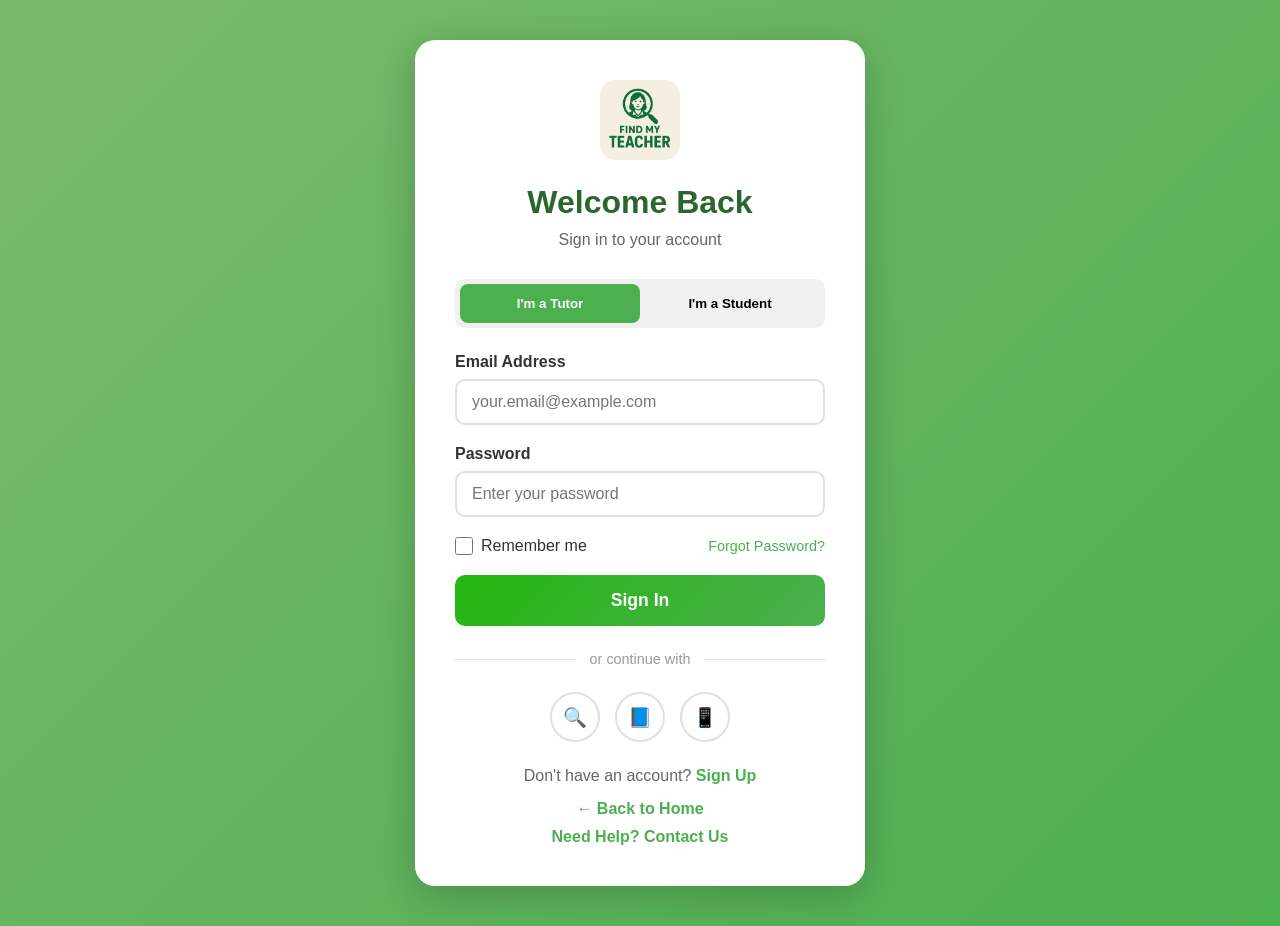
<file: login.html>
<!DOCTYPE html>
<html lang="en">

<head>
  <meta charset="UTF-8">
  <meta name="viewport" content="width=device-width, initial-scale=1.0">
  <title>Login - Find My Teacher</title>
  <link rel="stylesheet" href="./css/main.css">
  <style>
    .auth-container {
      min-height: 100vh;
      display: flex;
      justify-content: center;
      align-items: center;
      padding: 40px 20px;
      background: linear-gradient(135deg, #7aba6d 0%, #4CAF50 100%);
    }

    .auth-card {
      background: white;
      padding: 40px;
      border-radius: 20px;
      box-shadow: 0 10px 40px rgba(0, 0, 0, 0.2);
      max-width: 450px;
      width: 100%;
      animation: fadeIn 0.5s ease-out;
    }

    .auth-card h1 {
      text-align: center;
      color: #2c662d;
      margin-bottom: 10px;
      font-size: 2rem;
    }

    .auth-card .subtitle {
      text-align: center;
      color: #666;
      margin-bottom: 30px;
      font-size: 1rem;
    }

    .form-group {
      margin-bottom: 20px;
    }

    .form-group label {
      display: block;
      margin-bottom: 8px;
      color: #333;
      font-weight: 600;
    }

    .form-group input {
      width: 100%;
      padding: 12px 15px;
      border: 2px solid #e0e0e0;
      border-radius: 10px;
      font-size: 1rem;
      transition: border-color 0.3s, box-shadow 0.3s;
    }

    .form-group input:focus {
      outline: none;
      border-color: #4CAF50;
      box-shadow: 0 0 0 3px rgba(76, 175, 80, 0.2);
    }

    .remember-row {
      display: flex;
      justify-content: space-between;
      align-items: center;
      margin-bottom: 20px;
    }

    .remember-me {
      display: flex;
      align-items: center;
      gap: 8px;
    }

    .remember-me input[type="checkbox"] {
      width: 18px;
      height: 18px;
      cursor: pointer;
    }

    .forgot-password {
      color: #4CAF50;
      text-decoration: none;
      font-size: 0.9rem;
    }

    .forgot-password:hover {
      text-decoration: underline;
    }

    .btn-login {
      width: 100%;
      padding: 15px;
      background: linear-gradient(135deg, #22b70e 0%, #4CAF50 100%);
      color: white;
      border: none;
      border-radius: 10px;
      font-size: 1.1rem;
      font-weight: bold;
      cursor: pointer;
      transition: transform 0.3s, box-shadow 0.3s;
    }

    .btn-login:hover {
      transform: translateY(-2px);
      box-shadow: 0 5px 20px rgba(76, 175, 80, 0.4);
    }

    .divider {
      display: flex;
      align-items: center;
      margin: 25px 0;
      color: #999;
    }

    .divider::before,
    .divider::after {
      content: "";
      flex: 1;
      border-bottom: 1px solid #e0e0e0;
    }

    .divider span {
      padding: 0 15px;
      font-size: 0.9rem;
    }

    .social-login {
      display: flex;
      gap: 15px;
      justify-content: center;
    }

    .social-btn {
      width: 50px;
      height: 50px;
      border-radius: 50%;
      border: 2px solid #e0e0e0;
      background: white;
      font-size: 1.2rem;
      cursor: pointer;
      transition: transform 0.3s, box-shadow 0.3s;
      display: flex;
      align-items: center;
      justify-content: center;
    }

    .social-btn:hover {
      transform: translateY(-3px);
      box-shadow: 0 5px 15px rgba(0, 0, 0, 0.1);
    }

    .auth-footer {
      text-align: center;
      margin-top: 25px;
      color: #666;
    }

    .auth-footer a {
      color: #4CAF50;
      text-decoration: none;
      font-weight: 600;
    }

    .auth-footer a:hover {
      text-decoration: underline;
    }

    .logo-center {
      text-align: center;
      margin-bottom: 20px;
    }

    .logo-center img {
      width: 80px;
      border-radius: 15px;
    }

    .user-type-toggle {
      display: flex;
      background: #f0f0f0;
      border-radius: 10px;
      padding: 5px;
      margin-bottom: 25px;
    }

    .user-type-toggle button {
      flex: 1;
      padding: 12px;
      border: none;
      background: transparent;
      border-radius: 8px;
      cursor: pointer;
      font-weight: 600;
      transition: all 0.3s;
    }

    .user-type-toggle button.active {
      background: #4CAF50;
      color: white;
    }

    /* Responsive Styles */
    @media (max-width: 992px) {
      .auth-card {
        padding: 30px;
        max-width: 400px;
      }

      .auth-card h1 {
        font-size: 1.8rem;
      }

      .social-login {
        gap: 12px;
      }

      .social-btn {
        width: 45px;
        height: 45px;
      }
    }

    @media (max-width: 768px) {
      .auth-container {
        padding: 20px 15px;
        min-height: auto;
        padding-bottom: 40px;
      }

      .auth-card {
        padding: 25px 20px;
        border-radius: 15px;
        box-shadow: 0 5px 20px rgba(0, 0, 0, 0.15);
      }

      .auth-card h1 {
        font-size: 1.6rem;
      }

      .auth-card .subtitle {
        font-size: 0.95rem;
        margin-bottom: 20px;
      }

      .logo-center img {
        width: 70px;
      }

      .form-group {
        margin-bottom: 15px;
      }

      .form-group input {
        padding: 12px;
        font-size: 0.95rem;
      }

      .remember-row {
        flex-direction: column;
        align-items: flex-start;
        gap: 10px;
      }

      .btn-login {
        padding: 14px;
        font-size: 1rem;
      }

      .divider {
        margin: 20px 0;
      }

      .social-login {
        gap: 10px;
      }

      .social-btn {
        width: 42px;
        height: 42px;
        font-size: 1.1rem;
      }

      .auth-footer {
        margin-top: 20px;
      }

      .auth-footer p {
        font-size: 0.9rem;
      }

      .user-type-toggle {
        margin-bottom: 20px;
      }

      .user-type-toggle button {
        padding: 10px;
        font-size: 0.9rem;
      }
    }

    @media (max-width: 375px) {
      .auth-card {
        padding: 20px 15px;
      }

      .auth-card h1 {
        font-size: 1.4rem;
      }

      .logo-center img {
        width: 60px;
      }

      .btn-login {
        padding: 12px;
      }
    }
  </style>
</head>

<body>
  <div class="auth-container">
    <div class="auth-card">
      <div class="logo-center">
        <img src="./assets/36adfee3-7844-4445-ac49-ccd6752ac52a.png" alt="Find My Teacher Logo">
      </div>
      <h1>Welcome Back</h1>
      <p class="subtitle">Sign in to your account</p>

      <div class="user-type-toggle">
        <button type="button" class="active" onclick="setUserType('tutor')">I'm a Tutor</button>
        <button type="button" onclick="setUserType('student')">I'm a Student</button>
      </div>

      <form id="login-form">
        <div class="form-group">
          <label for="email">Email Address</label>
          <input type="email" id="email" name="email" required placeholder="your.email@example.com">
        </div>

        <div class="form-group">
          <label for="password">Password</label>
          <input type="password" id="password" name="password" required placeholder="Enter your password">
        </div>

        <div class="remember-row">
          <div class="remember-me">
            <input type="checkbox" id="remember" name="remember">
            <label for="remember">Remember me</label>
          </div>
          <a href="#" class="forgot-password">Forgot Password?</a>
        </div>

        <button type="submit" class="btn-login">Sign In</button>
      </form>

      <div class="divider">
        <span>or continue with</span>
      </div>

      <div class="social-login">
        <button class="social-btn" title="Sign in with Google">🔍</button>
        <button class="social-btn" title="Sign in with Facebook">📘</button>
        <button class="social-btn" title="Sign in with WhatsApp">📱</button>
      </div>

      <div class="auth-footer">
        <p>Don't have an account? <a href="register.html">Sign Up</a></p>
        <p style="margin-top: 15px;"><a href="index.html">← Back to Home</a></p>
        <p style="margin-top: 10px;"><a href="contact.html">Need Help? Contact Us</a></p>
      </div>
    </div>
  </div>

  <script>
    function setUserType(type) {
      const buttons = document.querySelectorAll('.user-type-toggle button');
      buttons.forEach(btn => btn.classList.remove('active'));
      event.target.classList.add('active');
    }

    document.getElementById('login-form').addEventListener('submit', function(event) {
      event.preventDefault();
      
      const email = document.getElementById('email').value;
      const password = document.getElementById('password').value;
      
      if (!email || !password) {
        alert('Please fill in all fields.');
        return;
      }
      
      // Simulate login success
      alert('Login successful! Redirecting to your dashboard...');
      window.location.href = 'dashboard.html';
    });
  </script>
</body>

</html>
</file>
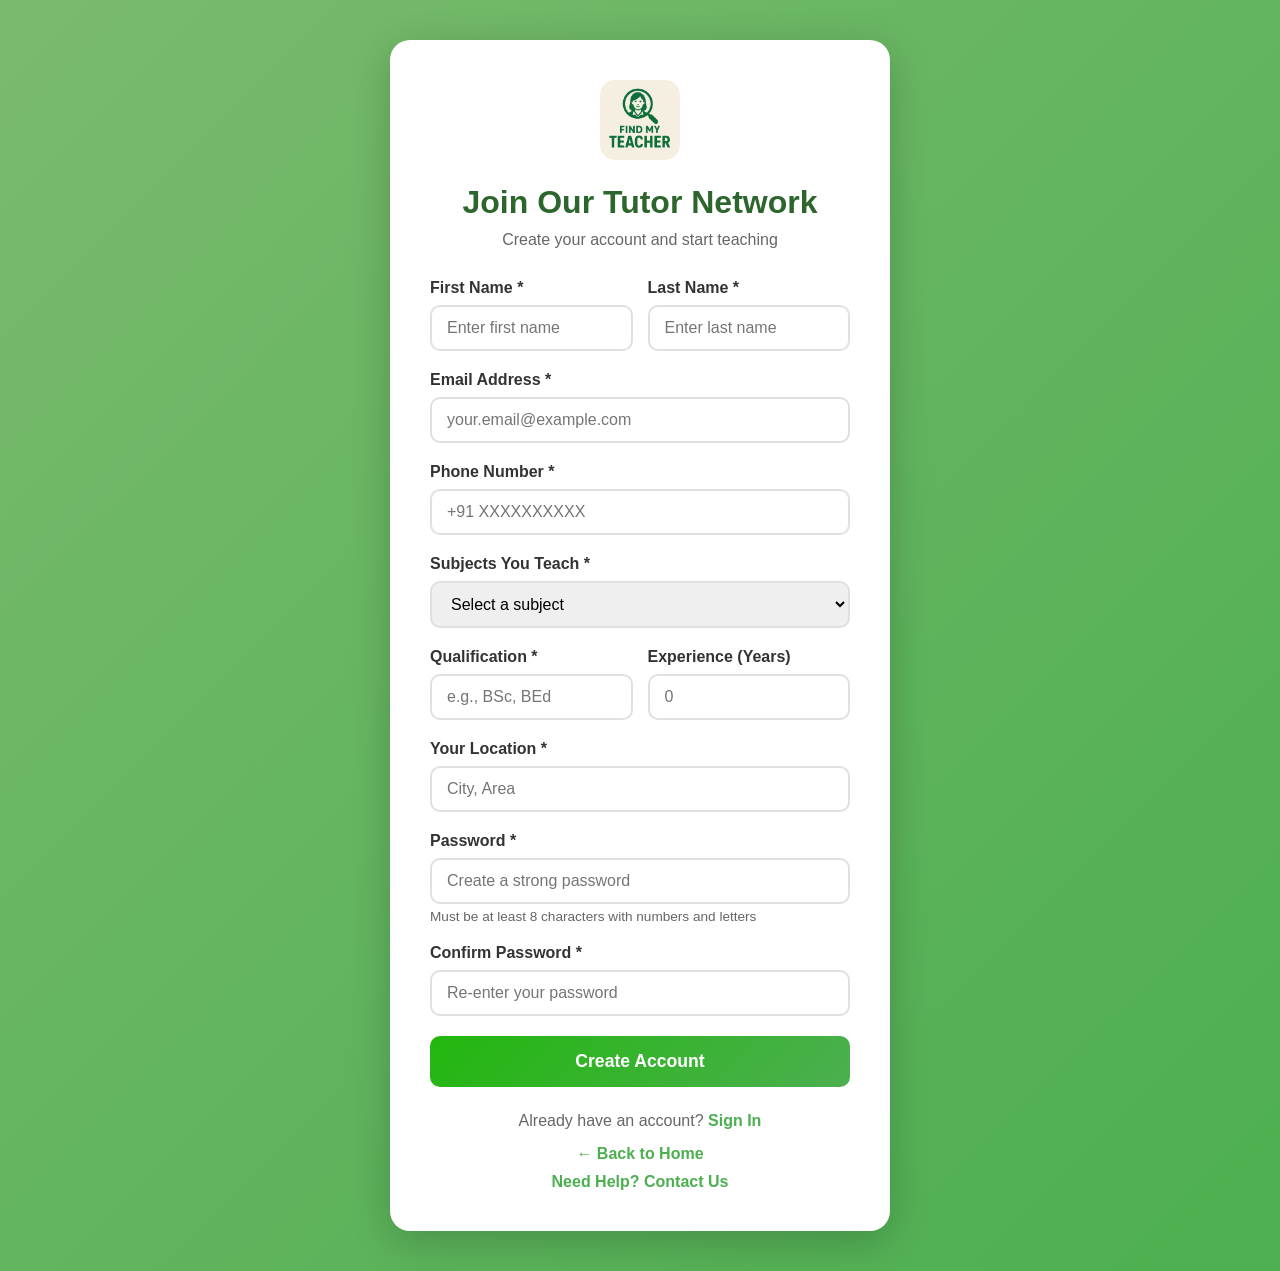
<file: register.html>
<!DOCTYPE html>
<html lang="en">

<head>
  <meta charset="UTF-8">
  <meta name="viewport" content="width=device-width, initial-scale=1.0">
  <title>Register - Find My Teacher</title>
  <link rel="stylesheet" href="./css/main.css">
  <style>
    .auth-container {
      min-height: 100vh;
      display: flex;
      justify-content: center;
      align-items: center;
      padding: 40px 20px;
      background: linear-gradient(135deg, #7aba6d 0%, #4CAF50 100%);
    }

    .auth-card {
      background: white;
      padding: 40px;
      border-radius: 20px;
      box-shadow: 0 10px 40px rgba(0, 0, 0, 0.2);
      max-width: 500px;
      width: 100%;
      animation: fadeIn 0.5s ease-out;
    }

    .auth-card h1 {
      text-align: center;
      color: #2c662d;
      margin-bottom: 10px;
      font-size: 2rem;
    }

    .auth-card .subtitle {
      text-align: center;
      color: #666;
      margin-bottom: 30px;
      font-size: 1rem;
    }

    .form-group {
      margin-bottom: 20px;
    }

    .form-group label {
      display: block;
      margin-bottom: 8px;
      color: #333;
      font-weight: 600;
    }

    .form-group input,
    .form-group select,
    .form-group textarea {
      width: 100%;
      padding: 12px 15px;
      border: 2px solid #e0e0e0;
      border-radius: 10px;
      font-size: 1rem;
      transition: border-color 0.3s, box-shadow 0.3s;
    }

    .form-group input:focus,
    .form-group select:focus,
    .form-group textarea:focus {
      outline: none;
      border-color: #4CAF50;
      box-shadow: 0 0 0 3px rgba(76, 175, 80, 0.2);
    }

    .form-row {
      display: grid;
      grid-template-columns: 1fr 1fr;
      gap: 15px;
    }

    .btn-register {
      width: 100%;
      padding: 15px;
      background: linear-gradient(135deg, #22b70e 0%, #4CAF50 100%);
      color: white;
      border: none;
      border-radius: 10px;
      font-size: 1.1rem;
      font-weight: bold;
      cursor: pointer;
      transition: transform 0.3s, box-shadow 0.3s;
    }

    .btn-register:hover {
      transform: translateY(-2px);
      box-shadow: 0 5px 20px rgba(76, 175, 80, 0.4);
    }

    .auth-footer {
      text-align: center;
      margin-top: 25px;
      color: #666;
    }

    .auth-footer a {
      color: #4CAF50;
      text-decoration: none;
      font-weight: 600;
    }

    .auth-footer a:hover {
      text-decoration: underline;
    }

    .logo-center {
      text-align: center;
      margin-bottom: 20px;
    }

    .logo-center img {
      width: 80px;
      border-radius: 15px;
    }

    .password-requirements {
      font-size: 0.85rem;
      color: #666;
      margin-top: 5px;
    }

    /* Responsive Styles */
    @media (max-width: 992px) {
      .auth-card {
        padding: 30px;
        max-width: 450px;
      }

      .auth-card h1 {
        font-size: 1.8rem;
      }

      .form-row {
        grid-template-columns: 1fr;
        gap: 0;
      }
    }

    @media (max-width: 768px) {
      .auth-container {
        padding: 20px 15px;
        min-height: auto;
        padding-bottom: 40px;
      }

      .auth-card {
        padding: 25px 20px;
        border-radius: 15px;
        box-shadow: 0 5px 20px rgba(0, 0, 0, 0.15);
      }

      .auth-card h1 {
        font-size: 1.5rem;
      }

      .auth-card .subtitle {
        font-size: 0.95rem;
        margin-bottom: 20px;
      }

      .logo-center img {
        width: 70px;
      }

      .form-group {
        margin-bottom: 15px;
      }

      .form-group input,
      .form-group select,
      .form-group textarea {
        padding: 12px;
        font-size: 0.95rem;
      }

      .form-group label {
        font-size: 0.9rem;
      }

      .btn-register {
        padding: 14px;
        font-size: 1rem;
      }

      .auth-footer {
        margin-top: 20px;
      }

      .auth-footer p {
        font-size: 0.9rem;
      }

      .password-requirements {
        font-size: 0.8rem;
      }
    }

    @media (max-width: 375px) {
      .auth-card {
        padding: 20px 15px;
      }

      .auth-card h1 {
        font-size: 1.3rem;
      }

      .logo-center img {
        width: 60px;
      }

      .btn-register {
        padding: 12px;
      }
    }
  </style>
</head>

<body>
  <div class="auth-container">
    <div class="auth-card">
      <div class="logo-center">
        <img src="./assets/36adfee3-7844-4445-ac49-ccd6752ac52a.png" alt="Find My Teacher Logo">
      </div>
      <h1>Join Our Tutor Network</h1>
      <p class="subtitle">Create your account and start teaching</p>

      <form id="register-form">
        <div class="form-row">
          <div class="form-group">
            <label for="firstName">First Name *</label>
            <input type="text" id="firstName" name="firstName" required placeholder="Enter first name">
          </div>
          <div class="form-group">
            <label for="lastName">Last Name *</label>
            <input type="text" id="lastName" name="lastName" required placeholder="Enter last name">
          </div>
        </div>

        <div class="form-group">
          <label for="email">Email Address *</label>
          <input type="email" id="email" name="email" required placeholder="your.email@example.com">
        </div>

        <div class="form-group">
          <label for="phone">Phone Number *</label>
          <input type="tel" id="phone" name="phone" required placeholder="+91 XXXXXXXXXX">
        </div>

        <div class="form-group">
          <label for="subjects">Subjects You Teach *</label>
          <select id="subjects" name="subjects" required>
            <option value="">Select a subject</option>
            <option value="mathematics">Mathematics</option>
            <option value="science">Science (Physics/Chemistry/Biology)</option>
            <option value="english">English</option>
            <option value="hindi">Hindi</option>
            <option value="sanskrit">Sanskrit</option>
            <option value="social-studies">Social Studies</option>
            <option value="computer">Computer Science</option>
            <option value="urdu">Urdu/Arabic</option>
            <option value="other">Other</option>
          </select>
        </div>

        <div class="form-row">
          <div class="form-group">
            <label for="qualification">Qualification *</label>
            <input type="text" id="qualification" name="qualification" required placeholder="e.g., BSc, BEd">
          </div>
          <div class="form-group">
            <label for="experience">Experience (Years)</label>
            <input type="number" id="experience" name="experience" min="0" max="50" placeholder="0">
          </div>
        </div>

        <div class="form-group">
          <label for="location">Your Location *</label>
          <input type="text" id="location" name="location" required placeholder="City, Area">
        </div>

        <div class="form-group">
          <label for="password">Password *</label>
          <input type="password" id="password" name="password" required placeholder="Create a strong password">
          <p class="password-requirements">Must be at least 8 characters with numbers and letters</p>
        </div>

        <div class="form-group">
          <label for="confirmPassword">Confirm Password *</label>
          <input type="password" id="confirmPassword" name="confirmPassword" required placeholder="Re-enter your password">
        </div>

        <button type="submit" class="btn-register">Create Account</button>
      </form>

      <div class="auth-footer">
        <p>Already have an account? <a href="login.html">Sign In</a></p>
        <p style="margin-top: 15px;"><a href="index.html">← Back to Home</a></p>
        <p style="margin-top: 10px;"><a href="contact.html">Need Help? Contact Us</a></p>
      </div>
    </div>
  </div>

  <script>
    document.getElementById('register-form').addEventListener('submit', function(event) {
      event.preventDefault();
      
      const password = document.getElementById('password').value;
      const confirmPassword = document.getElementById('confirmPassword').value;
      
      if (password !== confirmPassword) {
        alert('Passwords do not match. Please try again.');
        return;
      }
      
      if (password.length < 8) {
        alert('Password must be at least 8 characters long.');
        return;
      }
      
      // Simulate registration success
      alert('Registration successful! Welcome to Find My Teacher. You can now log in.');
      window.location.href = 'login.html';
    });
  </script>
</body>

</html>
</file>
<file: css/main.css>
/* Global Styles */
    * {
      margin: 0;
      padding: 0;
      box-sizing: border-box;
      font-family: 'Arial', sans-serif;
    }

    body {
      background-color: #7aba6d;
      color: #333;
    }

    /* Header */
    header {
      display: flex;
      justify-content: space-between;
      align-items: center;
      padding: 20px;
      background-color: #4CAF50;
      color: white;
    }

    header .logo img {
      width: 70px;
      border-radius: 20px;
    }

    nav ul {
      list-style: none;
      display: flex;
    }

    nav ul li {
      margin-left: 20px;
    }

    nav ul li a {
      color: white;
      text-decoration: none;
      font-weight: bold;
      transition: color 0.3s;
    }

    nav ul li a:hover {
      color: #d4fdd4;
    }

    /* Hero Section */
    .hero {
      display: flex;
      justify-content: space-between;
      align-items: center;
      padding: 50px;
      background-color: #ffffff;
      animation: fadeIn 2s ease-out;
      flex-wrap: wrap;
    }

    .hero .hero-content {
      width: 50%;
      min-width: 300px;
    }

    .hero .hero-content h1 {
      font-size: 3rem;
      margin-bottom: 20px;
      color: #2c662d;
    }

    .hero .hero-content p {
      font-size: 1.2rem;
      margin-bottom: 30px;
    }

    .hero .hero-content button {
      padding: 10px 20px;
      background-color: #22b70e;
      color: white;
      border: none;
      cursor: pointer;
      font-size: 1rem;
      border-radius: 8px;
      transition: background-color 0.3s;
    }

    .hero .hero-content button:hover {
      background-color: #45a049;
    }

    .hero .hero-image img {
      width: 400px;
      max-width: 100%;
      border-radius: 20px;
      animation: slideIn 2s ease-out;
    }

    /* About Section */
    .about {
      padding: 50px;
      background-color: #e2e2e2;
      text-align: center;
      animation: fadeIn 3s ease-out;
    }

    .about h2 {
      font-size: 2.5rem;
      margin-bottom: 20px;
      color: #2c662d;
    }

    .about p {
      font-size: 1.2rem;
      line-height: 1.6;
      max-width: 900px;
      margin: 0 auto;
    }

    /* Tutors Section */
    .tutors {
      padding: 60px 20px;
      background-color: #ffffff;
      text-align: center;
      animation: fadeIn 3s ease-out;
    }

    .tutors h2 {
      font-size: 2.5rem;
      margin-bottom: 20px;
      color: #2c662d;
    }

    .tutors p {
      font-size: 1.2rem;
      line-height: 1.6;
      max-width: 900px;
      margin: 0 auto 40px;
      color: #333;
    }

    .tutor-container {
      display: grid;
      grid-template-columns: repeat(auto-fit, minmax(250px, 1fr));
      gap: 30px;
      max-width: 1100px;
      margin: 0 auto;
    }

    .tutor-card {
      background-color: #f5f5f5;
      padding: 20px;
      border-radius: 15px;
      box-shadow: 0 4px 10px rgba(0, 0, 0, 0.2);
      transition: transform 0.3s, box-shadow 0.3s;
    }

    .tutor-card:hover {
      transform: translateY(-5px);
      box-shadow: 0px 5px 15px rgba(0, 0, 0, 0.3);
    }

    .tutor-card img {
      width: 100%;
      height: 200px;
      object-fit: cover;
      border-radius: 10px;
      margin-bottom: 15px;
    }

    .tutor-card h3 {
      color: #2c662d;
      margin-bottom: 10px;
    }

    .tutor-card p {
      font-size: 1rem;
      margin-bottom: 10px;
    }

    .tutor-card a {
      display: inline-block;
      background-color: #22b70e;
      color: white;
      padding: 10px 15px;
      border-radius: 8px;
      text-decoration: none;
      transition: background-color 0.3s;
    }

    .tutor-card a:hover {
      background-color: #45a049;
    }

    /* Gallery Section */
    .gallery {
      padding: 60px 20px;
      background-color: #ffffff;
      text-align: center;
      animation: fadeIn 3s ease-out;
    }

    .gallery h2 {
      font-size: 2.5rem;
      margin-bottom: 30px;
      color: #2c662d;
    }

    .gallery-container {
      display: grid;
      grid-template-columns: repeat(auto-fit, minmax(250px, 1fr));
      gap: 20px;
      max-width: 1000px;
      margin: 0 auto;
    }

    .gallery-container img {
      width: 100%;
      height: 250px;
      object-fit: cover;
      border-radius: 15px;
      transition: transform 0.3s, box-shadow 0.3s;
    }

    .gallery-container img:hover {
      transform: scale(1.05);
      box-shadow: 0px 5px 15px rgba(0, 0, 0, 0.3);
    }

    /* Contact Section */
    .contact {
      padding: 50px;
      background-color: #f5f5f5;
      text-align: center;
      animation: fadeIn 4s ease-out;
    }

    .contact h2 {
      font-size: 2.5rem;
      margin-bottom: 20px;
      color: #2c662d;
    }

    .contact form {
      display: flex;
      flex-direction: column;
      align-items: center;
    }

    .contact input,
    .contact textarea {
      width: 300px;
      padding: 10px;
      margin-bottom: 20px;
      border: 1px solid #ccc;
      border-radius: 5px;
      font-size: 1rem;
    }

    .contact button {
      padding: 10px 20px;
      background-color: #4CAF50;
      color: white;
      border: none;
      cursor: pointer;
      font-size: 1rem;
      border-radius: 8px;
      transition: background-color 0.3s;
    }

    .contact button:hover {
      background-color: #45a049;
    }


    /* Footer */
    .site-footer {
      background: linear-gradient(135deg, #2c662d 0%, #1a3d1a 100%);
      color: white;
      padding: 50px 20px 20px;
    }

    .footer-container {
      display: grid;
      grid-template-columns: repeat(auto-fit, minmax(220px, 1fr));
      gap: 30px;
      max-width: 1200px;
      margin: 0 auto;
      padding-bottom: 30px;
      border-bottom: 1px solid rgba(255, 255, 255, 0.1);
    }

    .footer-section h3,
    .footer-section h4 {
      margin-bottom: 15px;
      color: #7aba6d;
    }

    .footer-section p {
      color: rgba(255, 255, 255, 0.8);
      line-height: 1.6;
      margin-bottom: 10px;
    }

    .footer-section ul {
      list-style: none;
      padding: 0;
    }

    .footer-section ul li {
      margin-bottom: 10px;
      color: rgba(255, 255, 255, 0.8);
    }

    .footer-section ul li a {
      color: rgba(255, 255, 255, 0.8);
      text-decoration: none;
      transition: color 0.3s;
    }

    .footer-section ul li a:hover {
      color: #7aba6d;
    }

    .social-links {
      display: flex;
      gap: 15px;
      margin-top: 15px;
    }

    .social-links a {
      display: flex;
      align-items: center;
      justify-content: center;
      width: 40px;
      height: 40px;
      background: rgba(255, 255, 255, 0.1);
      border-radius: 50%;
      text-decoration: none;
      transition: all 0.3s;
      font-size: 1.2rem;
    }

    .social-links a:hover {
      background: #7aba6d;
      transform: translateY(-3px);
    }

    .footer-bottom {
      text-align: center;
      padding-top: 20px;
      color: rgba(255, 255, 255, 0.6);
      font-size: 0.9rem;
    }

    /* Old footer style (kept for fallback) */
    footer {
      padding: 20px;
      background-color: #333;
      color: white;
      text-align: center;
    }

    /* Animations */
    @keyframes fadeIn {
      from {
        opacity: 0;
      }

      to {
        opacity: 1;
      }
    }

    @keyframes slideIn {
      from {
        transform: translateX(100%);
      }

      to {
        transform: translateX(0);
      }
    }

    /* Mobile Navigation - Hamburger Menu */
    .hamburger {
      display: none;
      flex-direction: column;
      cursor: pointer;
      gap: 5px;
      z-index: 1001;
    }

    .hamburger span {
      width: 28px;
      height: 3px;
      background-color: white;
      border-radius: 3px;
      transition: all 0.3s ease;
    }

    .hamburger.active span:nth-child(1) {
      transform: rotate(45deg) translate(6px, 6px);
    }

    .hamburger.active span:nth-child(2) {
      opacity: 0;
    }

    .hamburger.active span:nth-child(3) {
      transform: rotate(-45deg) translate(6px, -6px);
    }

    /* Responsive Styles - Tablets */
    @media (max-width: 992px) {
      header {
        padding: 15px;
      }

      header .logo img {
        width: 55px;
      }

      .hero {
        padding: 30px;
      }

      .hero .hero-content {
        width: 100%;
        text-align: center;
      }

      .hero .hero-content h1 {
        font-size: 2.2rem;
      }

      .hero .hero-image {
        width: 100%;
        display: flex;
        justify-content: center;
        margin-top: 20px;
      }

      .hero .hero-image img {
        width: 350px;
      }

      .about {
        padding: 40px 20px;
      }

      .about h2 {
        font-size: 2rem;
      }

      .about p {
        font-size: 1.1rem;
      }

      .tutors {
        padding: 40px 15px;
      }

      .tutors h2 {
        font-size: 2rem;
      }

      .tutors > p {
        font-size: 1.1rem;
        padding: 0 10px;
      }

      .tutor-container {
        grid-template-columns: repeat(auto-fit, minmax(280px, 1fr));
        padding: 0 10px;
      }

      .gallery {
        padding: 40px 15px;
      }

      .gallery h2 {
        font-size: 2rem;
      }

      .gallery-container {
        grid-template-columns: repeat(auto-fit, minmax(200px, 1fr));
        padding: 0 10px;
      }

      .gallery-container img {
        height: 200px;
      }

      .contact {
        padding: 40px 20px;
      }

      .contact h2 {
        font-size: 2rem;
      }

      .contact input,
      .contact textarea {
        width: 100%;
        max-width: 400px;
      }

      .signup {
        padding: 40px 20px;
      }

      .signup h2 {
        font-size: 2rem;
      }

      .signup input,
      .signup textarea {
        width: 100%;
        max-width: 400px;
      }

      .site-footer {
        padding: 40px 15px 15px;
      }

      .footer-container {
        grid-template-columns: repeat(2, 1fr);
        gap: 20px;
      }

      .main-heading {
        font-size: 24px;
      }

      .map-container iframe {
        width: 100%;
        max-width: 700px;
        height: 450px;
      }
    }

    /* Responsive Styles - Mobile Phones */
    @media (max-width: 768px) {
      /* Header & Navigation */
      header {
        padding: 12px 15px;
        position: relative;
      }

      header .logo img {
        width: 50px;
      }

      .hamburger {
        display: flex;
      }

      nav {
        position: fixed;
        top: 0;
        right: -100%;
        width: 75%;
        max-width: 300px;
        height: 100vh;
        background-color: #2c662d;
        flex-direction: column;
        justify-content: center;
        align-items: center;
        transition: right 0.3s ease;
        box-shadow: -5px 0 15px rgba(0, 0, 0, 0.3);
        z-index: 1000;
      }

      nav.active {
        right: 0;
      }

      nav ul {
        flex-direction: column;
        align-items: center;
        width: 100%;
        padding: 0;
      }

      nav ul li {
        margin: 15px 0;
        width: 100%;
        text-align: center;
      }

      nav ul li a {
        display: block;
        padding: 10px 20px;
        font-size: 1.1rem;
        border-bottom: 1px solid rgba(255, 255, 255, 0.1);
      }

      nav ul li a:hover {
        background-color: rgba(255, 255, 255, 0.1);
      }

      /* Mobile Overlay */
      .nav-overlay {
        position: fixed;
        top: 0;
        left: 0;
        width: 100%;
        height: 100%;
        background-color: rgba(0, 0, 0, 0.5);
        z-index: 999;
        display: none;
      }

      .nav-overlay.active {
        display: block;
      }

      /* Hero Section */
      .hero {
        padding: 20px 15px;
        flex-direction: column;
      }

      .hero .hero-content {
        width: 100%;
        text-align: center;
      }

      .hero .hero-content h1 {
        font-size: 1.8rem;
        margin-bottom: 15px;
      }

      .hero .hero-content p {
        font-size: 1rem;
        margin-bottom: 20px;
        padding: 0 5px;
      }

      .hero .hero-content button {
        padding: 12px 25px;
        font-size: 1rem;
      }

      .hero .hero-image {
        width: 100%;
        margin-top: 25px;
      }

      .hero .hero-image img {
        width: 100%;
        max-width: 320px;
        border-radius: 15px;
      }

      /* About Section */
      .about {
        padding: 30px 15px;
      }

      .about h2 {
        font-size: 1.7rem;
        margin-bottom: 15px;
      }

      .about p {
        font-size: 1rem;
        line-height: 1.5;
        text-align: left;
        padding: 0 5px;
      }

      /* Tutors Section */
      .tutors {
        padding: 30px 10px;
      }

      .tutors h2 {
        font-size: 1.7rem;
        margin-bottom: 15px;
      }

      .tutors > p {
        font-size: 1rem;
        line-height: 1.5;
        padding: 0 10px;
        margin-bottom: 30px;
      }

      .tutor-container {
        grid-template-columns: 1fr;
        gap: 20px;
        padding: 0 5px;
      }

      .tutor-card {
        padding: 15px;
        margin: 0 5px;
      }

      .tutor-card img {
        height: 180px;
      }

      .tutor-card h3 {
        font-size: 1.2rem;
      }

      .tutor-card p {
        font-size: 0.95rem;
      }

      .tutor-card a {
        padding: 8px 12px;
        font-size: 0.9rem;
      }

      /* Gallery Section */
      .gallery {
        padding: 30px 10px;
      }

      .gallery h2 {
        font-size: 1.7rem;
        margin-bottom: 20px;
      }

      .gallery-container {
        grid-template-columns: 1fr;
        gap: 15px;
        padding: 0 5px;
      }

      .gallery-container img {
        height: 200px;
        border-radius: 10px;
      }

      /* Contact Section */
      .contact {
        padding: 30px 15px;
      }

      .contact h2 {
        font-size: 1.7rem;
        margin-bottom: 15px;
      }

      .contact input,
      .contact textarea {
        width: 100%;
        padding: 12px;
        margin-bottom: 15px;
        font-size: 1rem;
      }

      .contact button {
        padding: 12px 25px;
        font-size: 1rem;
      }

      /* Signup Section */
      .signup {
        padding: 30px 15px;
      }

      .signup h2 {
        font-size: 1.7rem;
        margin-bottom: 15px;
      }

      .signup input,
      .signup textarea {
        width: 100%;
        padding: 12px;
        margin-bottom: 15px;
        font-size: 1rem;
      }

      /* Footer */
      .site-footer {
        padding: 30px 15px 15px;
      }

      .footer-container {
        grid-template-columns: 1fr;
        gap: 25px;
        text-align: center;
      }

      .footer-section h3,
      .footer-section h4 {
        font-size: 1.2rem;
      }

      .footer-section p,
      .footer-section ul li {
        font-size: 0.95rem;
      }

      .social-links {
        justify-content: center;
      }

      .footer-bottom {
        font-size: 0.85rem;
        padding-top: 15px;
      }

      /* Map Section */
      .main-heading {
        font-size: 20px;
        margin: 15px 10px;
      }

      .map-container iframe {
        width: 100%;
        max-width: 350px;
        height: 350px;
      }

      /* Rating in tutor cards */
      .rating {
        justify-content: center;
      }
    }

    /* Extra Small Mobile Devices */
    @media (max-width: 375px) {
      header .logo img {
        width: 45px;
      }

      .hero .hero-content h1 {
        font-size: 1.5rem;
      }

      .hero .hero-content p {
        font-size: 0.9rem;
      }

      .hero .hero-content button {
        padding: 10px 20px;
        font-size: 0.9rem;
      }

      .about h2,
      .tutors h2,
      .gallery h2,
      .contact h2,
      .signup h2 {
        font-size: 1.5rem;
      }

      .about p,
      .tutors > p {
        font-size: 0.9rem;
      }

      .tutor-card {
        padding: 12px;
      }

      .tutor-card img {
        height: 150px;
      }

      .gallery-container img {
        height: 180px;
      }

      .map-container iframe {
        height: 300px;
      }
    }

    /* Landscape Mode Adjustments */
    @media (max-height: 500px) and (orientation: landscape) {
      .hero {
        padding: 20px;
      }

      .hero .hero-content h1 {
        font-size: 1.5rem;
      }

      .hero .hero-image img {
        max-width: 250px;
      }

      nav {
        justify-content: flex-start;
        padding-top: 60px;
      }

      nav ul li {
        margin: 8px 0;
      }
    }

    /* Touch Device Optimizations */
    @media (hover: none) and (pointer: coarse) {
      .tutor-card:hover {
        transform: none;
        box-shadow: 0 4px 10px rgba(0, 0, 0, 0.2);
      }

      .tutor-card:active {
        transform: scale(0.98);
      }

      .gallery-container img:hover {
        transform: none;
      }

      nav ul li a:hover {
        color: white;
      }

      nav ul li a:active {
        background-color: rgba(255, 255, 255, 0.15);
      }

      button:hover,
      .contact button:hover,
      .signup button:hover,
      .tutor-card a:hover {
        background-color: initial;
      }
    }

        /* Sign Up Section */
    .signup {
      padding: 50px;
      background-color: #f5f5f5;
      text-align: center;
      animation: fadeIn 4s ease-out;
    }
    .signup h2 {
      font-size: 2.5rem;
      margin-bottom: 20px;
      color: #2c662d;
    }
    .signup form {
      display: flex;
      flex-direction: column;
      align-items: center;
    }
    .signup input,
    .signup textarea {
      width: 300px;
      padding: 10px;
      margin-bottom: 20px;
      border: 1px solid #ccc;
      border-radius: 5px;
      font-size: 1rem;
    }
</file>
<file: css/contact.css>
/* Contact Page Styles */

.contact-hero {
  background: linear-gradient(135deg, #4CAF50 0%, #2c662d 100%);
  color: white;
  padding: 80px 20px;
  text-align: center;
  animation: fadeIn 1s ease-out;
}

.contact-hero .hero-content h1 {
  font-size: 3rem;
  margin-bottom: 15px;
}

.contact-hero .hero-content p {
  font-size: 1.2rem;
  opacity: 0.95;
  max-width: 600px;
  margin: 0 auto;
  line-height: 1.6;
}

.contact-section {
  padding: 60px 20px;
  background-color: #ffffff;
}

.contact-container {
  max-width: 1200px;
  margin: 0 auto;
}

.contact-grid {
  display: grid;
  grid-template-columns: 1fr 1.5fr;
  gap: 40px;
}

.contact-info-card {
  background-color: #f8f8f8;
  padding: 40px;
  border-radius: 20px;
  box-shadow: 0 4px 15px rgba(0, 0, 0, 0.1);
  animation: fadeIn 1.5s ease-out;
}

.contact-info-card h2 {
  color: #2c662d;
  margin-bottom: 30px;
  font-size: 1.8rem;
}

.info-item {
  display: flex;
  align-items: flex-start;
  gap: 20px;
  margin-bottom: 30px;
}

.info-item .icon {
  width: 55px;
  height: 55px;
  background: linear-gradient(135deg, #22b70e 0%, #4CAF50 100%);
  border-radius: 12px;
  display: flex;
  align-items: center;
  justify-content: center;
  font-size: 1.5rem;
  flex-shrink: 0;
}

.info-item h3 {
  color: #333;
  margin-bottom: 8px;
  font-size: 1.1rem;
}

.info-item p {
  color: #666;
  margin: 0;
  line-height: 1.6;
}

.social-connect {
  margin-top: 40px;
  padding-top: 30px;
  border-top: 2px solid #e0e0e0;
}

.social-connect h3 {
  color: #2c662d;
  margin-bottom: 20px;
  font-size: 1.2rem;
}

.social-buttons {
  display: flex;
  gap: 15px;
}

.social-btn {
  width: 55px;
  height: 55px;
  border-radius: 12px;
  border: none;
  cursor: pointer;
  font-size: 1.5rem;
  transition: transform 0.3s, box-shadow 0.3s;
  display: flex;
  align-items: center;
  justify-content: center;
}

.social-btn:hover {
  transform: translateY(-5px);
  box-shadow: 0 8px 25px rgba(0, 0, 0, 0.25);
}

.social-btn.whatsapp { background: #25D366; color: white; }
.social-btn.facebook { background: #1877F2; color: white; }
.social-btn.instagram { 
  background: linear-gradient(45deg, #f09433, #e6683c, #dc2743, #cc2366, #bc1888); 
  color: white;
}
.social-btn.twitter { background: #1DA1F2; color: white; }

.contact-form-card {
  background-color: #ffffff;
  padding: 40px;
  border-radius: 20px;
  box-shadow: 0 4px 15px rgba(0, 0, 0, 0.1);
  border: 2px solid #e0e0e0;
  animation: fadeIn 2s ease-out;
}

.contact-form-card h2 {
  color: #2c662d;
  margin-bottom: 10px;
  font-size: 1.8rem;
}

.contact-form-card > p {
  color: #666;
  margin-bottom: 30px;
}

.form-row {
  display: grid;
  grid-template-columns: 1fr 1fr;
  gap: 20px;
}

.form-group {
  margin-bottom: 20px;
}

.form-group label {
  display: block;
  margin-bottom: 10px;
  color: #333;
  font-weight: 600;
  font-size: 0.95rem;
}

.form-group input,
.form-group select,
.form-group textarea {
  width: 100%;
  padding: 14px 18px;
  border: 2px solid #d0d0d0;
  border-radius: 10px;
  font-size: 1rem;
  transition: all 0.3s;
  background-color: #fafafa;
}

.form-group input:focus,
.form-group select:focus,
.form-group textarea:focus {
  outline: none;
  border-color: #4CAF50;
  background-color: #fff;
  box-shadow: 0 0 0 4px rgba(76, 175, 80, 0.15);
}

.form-group textarea {
  min-height: 150px;
  resize: vertical;
  font-family: inherit;
}

.btn-submit {
  width: 100%;
  padding: 16px 24px;
  background: linear-gradient(135deg, #22b70e 0%, #4CAF50 100%);
  color: white;
  border: none;
  border-radius: 12px;
  font-size: 1.1rem;
  font-weight: bold;
  cursor: pointer;
  transition: all 0.3s;
  display: flex;
  align-items: center;
  justify-content: center;
  gap: 12px;
}

.btn-submit:hover {
  transform: translateY(-3px);
  box-shadow: 0 8px 25px rgba(76, 175, 80, 0.4);
}

.btn-submit:active {
  transform: translateY(-1px);
}

/* FAQ Section */
.faq-section {
  padding: 60px 20px;
  background-color: #f5f5f5;
}

.faq-section h2 {
  text-align: center;
  color: #2c662d;
  font-size: 2.5rem;
  margin-bottom: 40px;
}

.faq-grid {
  display: grid;
  grid-template-columns: repeat(auto-fit, minmax(320px, 1fr));
  gap: 25px;
  max-width: 1200px;
  margin: 0 auto;
}

.faq-item {
  background: white;
  padding: 30px;
  border-radius: 15px;
  box-shadow: 0 4px 15px rgba(0, 0, 0, 0.08);
  transition: transform 0.3s, box-shadow 0.3s;
}

.faq-item:hover {
  transform: translateY(-5px);
  box-shadow: 0 8px 25px rgba(0, 0, 0, 0.12);
}

.faq-item h3 {
  color: #2c662d;
  margin-bottom: 15px;
  display: flex;
  align-items: center;
  gap: 12px;
  font-size: 1.1rem;
}

.faq-item p {
  color: #555;
  line-height: 1.7;
  margin: 0;
}

/* Map Section */
.map-section {
  padding: 60px 20px;
  background-color: #ffffff;
}

.map-section h2 {
  text-align: center;
  color: #2c662d;
  font-size: 2.5rem;
  margin-bottom: 30px;
}

.map-container {
  max-width: 1200px;
  margin: 0 auto;
  border-radius: 20px;
  overflow: hidden;
  box-shadow: 0 8px 30px rgba(0, 0, 0, 0.15);
}

.map-container iframe {
  width: 100%;
  height: 450px;
  border: none;
  display: block;
}

/* Button Navigation Style */
.btn-nav {
  background: #22b70e;
  padding: 8px 18px;
  border-radius: 8px;
  transition: background 0.3s;
}

.btn-nav:hover {
  background: #1a8f0c;
  color: white !important;
}

/* Animations */
@keyframes fadeIn {
  from {
    opacity: 0;
    transform: translateY(20px);
  }
  to {
    opacity: 1;
    transform: translateY(0);
  }
}

/* Responsive Design */
@media (max-width: 900px) {
  .contact-grid {
    grid-template-columns: 1fr;
  }

  .form-row {
    grid-template-columns: 1fr;
  }

  .contact-hero .hero-content h1 {
    font-size: 2.2rem;
  }

  .contact-hero .hero-content p {
    font-size: 1rem;
  }

  .contact-info-card,
  .contact-form-card {
    padding: 30px 25px;
  }

  .faq-section h2,
  .map-section h2 {
    font-size: 2rem;
  }

  .social-buttons {
    justify-content: center;
  }
}

@media (max-width: 600px) {
  .contact-hero {
    padding: 50px 15px;
  }

  .contact-section {
    padding: 40px 15px;
  }

  .contact-info-card,
  .contact-form-card {
    padding: 25px 20px;
  }

  .info-item {
    flex-direction: column;
    align-items: center;
    text-align: center;
  }

  .info-item .icon {
    width: 50px;
    height: 50px;
  }

  .social-btn {
    width: 48px;
    height: 48px;
  }

  .faq-item {
    padding: 25px 20px;
  }
}

/* Additional Mobile Styles */
@media (max-width: 480px) {
  .contact-hero .hero-content h1 {
    font-size: 1.8rem;
  }

  .contact-hero .hero-content p {
    font-size: 0.95rem;
  }

  .contact-info-card h2,
  .contact-form-card h2 {
    font-size: 1.5rem;
    text-align: center;
  }

  .info-item {
    margin-bottom: 20px;
  }

  .info-item h3 {
    font-size: 1rem;
  }

  .info-item p {
    font-size: 0.9rem;
  }

  .social-connect {
    text-align: center;
  }

  .social-buttons {
    flex-wrap: wrap;
  }

  .social-btn {
    width: 45px;
    height: 45px;
    font-size: 1.2rem;
  }

  .contact-form-card > p {
    text-align: center;
    font-size: 0.9rem;
  }

  .form-group {
    margin-bottom: 15px;
  }

  .form-group label {
    font-size: 0.9rem;
  }

  .form-group input,
  .form-group select,
  .form-group textarea {
    padding: 12px;
    font-size: 0.95rem;
  }

  .form-group textarea {
    min-height: 120px;
  }

  .btn-submit {
    padding: 14px 20px;
    font-size: 1rem;
  }

  .faq-section {
    padding: 40px 15px;
  }

  .faq-section h2 {
    font-size: 1.6rem;
    margin-bottom: 25px;
  }

  .faq-grid {
    gap: 15px;
  }

  .faq-item {
    padding: 20px 15px;
  }

  .faq-item h3 {
    font-size: 1rem;
  }

  .faq-item p {
    font-size: 0.9rem;
    line-height: 1.5;
  }

  .map-section {
    padding: 40px 15px;
  }

  .map-section h2 {
    font-size: 1.6rem;
    margin-bottom: 20px;
  }

  .map-container {
    border-radius: 15px;
  }

  .map-container iframe {
    height: 300px;
  }
}

/* Touch Device Optimizations */
@media (hover: none) and (pointer: coarse) {
  .social-btn:hover {
    transform: none;
    box-shadow: none;
  }

  .social-btn:active {
    transform: scale(0.95);
  }

  .faq-item:hover {
    transform: none;
    box-shadow: 0 4px 15px rgba(0, 0, 0, 0.08);
  }

  .btn-submit:hover {
    transform: none;
    box-shadow: none;
  }

  .btn-submit:active {
    transform: translateY(1px);
  }
}
</file>
